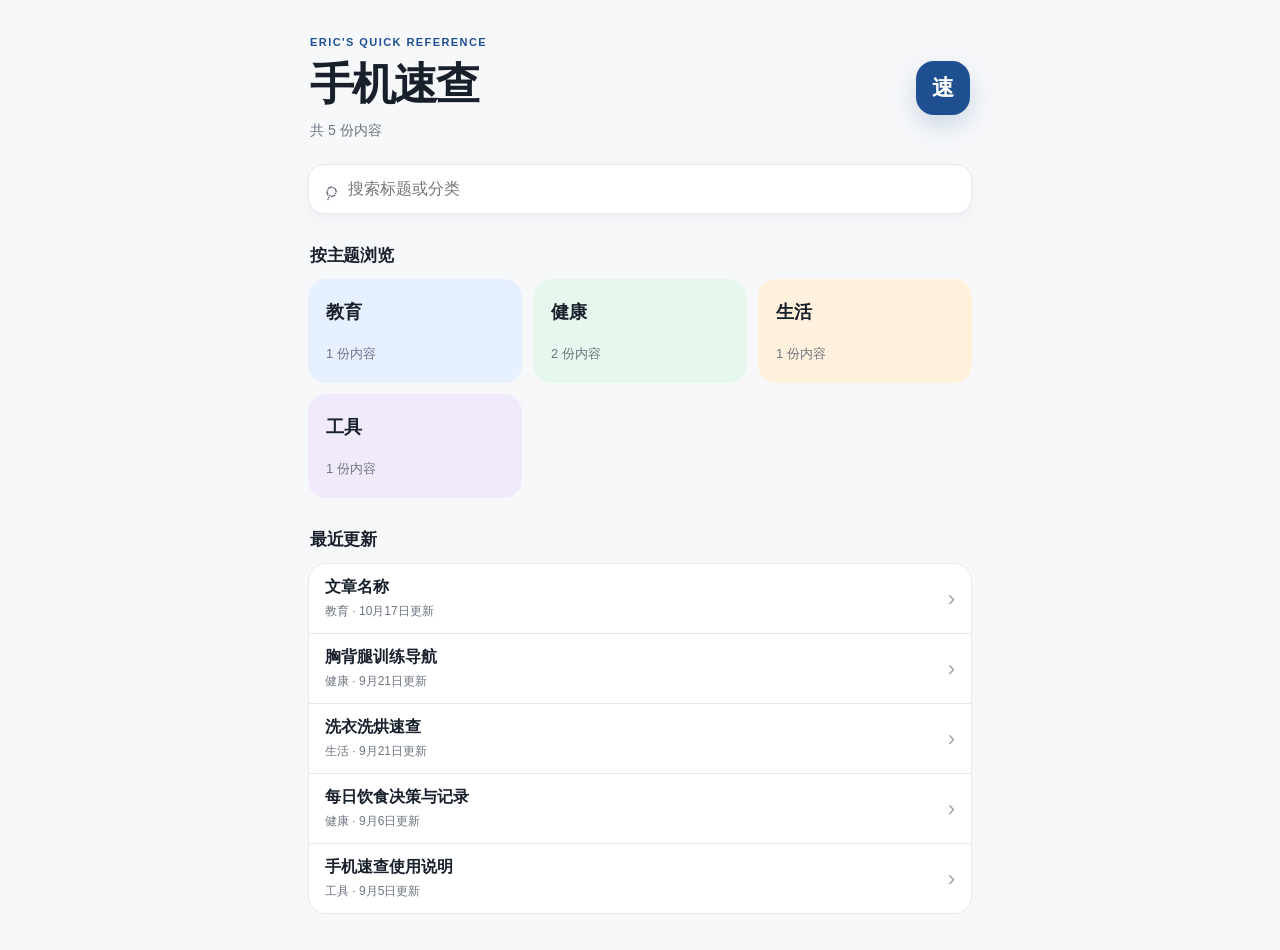
<file: index.html>
<!doctype html>
<html lang="zh-CN">
<head>
  <meta charset="utf-8">
  <meta name="viewport" content="width=device-width, initial-scale=1, viewport-fit=cover">
  <meta name="theme-color" content="#f7f8fa">
  <meta name="apple-mobile-web-app-capable" content="yes">
  <meta name="apple-mobile-web-app-status-bar-style" content="default">
  <title>手机速查</title>
  <link rel="stylesheet" href="assets/site.css">
</head>
<body>
  <main class="shell">
    <header class="masthead">
      <div>
        <p class="eyebrow">ERIC'S QUICK REFERENCE</p>
        <h1>手机速查</h1>
        <p class="count" id="count">正在读取内容…</p>
      </div>
      <span class="brand-mark" aria-hidden="true">速</span>
    </header>

    <label class="search-box" for="search">
      <span aria-hidden="true">⌕</span>
      <input id="search" type="search" inputmode="search" autocomplete="off" placeholder="搜索标题或分类" aria-label="搜索速查内容">
    </label>

    <section aria-labelledby="category-title">
      <div class="section-heading">
        <h2 id="category-title">按主题浏览</h2>
        <button class="text-button" id="show-all" type="button" hidden>查看全部</button>
      </div>
      <div class="category-grid" id="categories" aria-live="polite"></div>
    </section>

    <section aria-labelledby="recent-title">
      <div class="section-heading">
        <h2 id="recent-title">最近更新</h2>
      </div>
      <div class="recent-list" id="recent" aria-live="polite"></div>
    </section>

    <p class="empty" id="empty" hidden>没有找到相关内容</p>
    <p class="error" id="error" hidden>目录暂时无法读取，请稍后刷新。</p>
  </main>
  <script type="module" src="assets/site.js"></script>
</body>
</html>
</file>
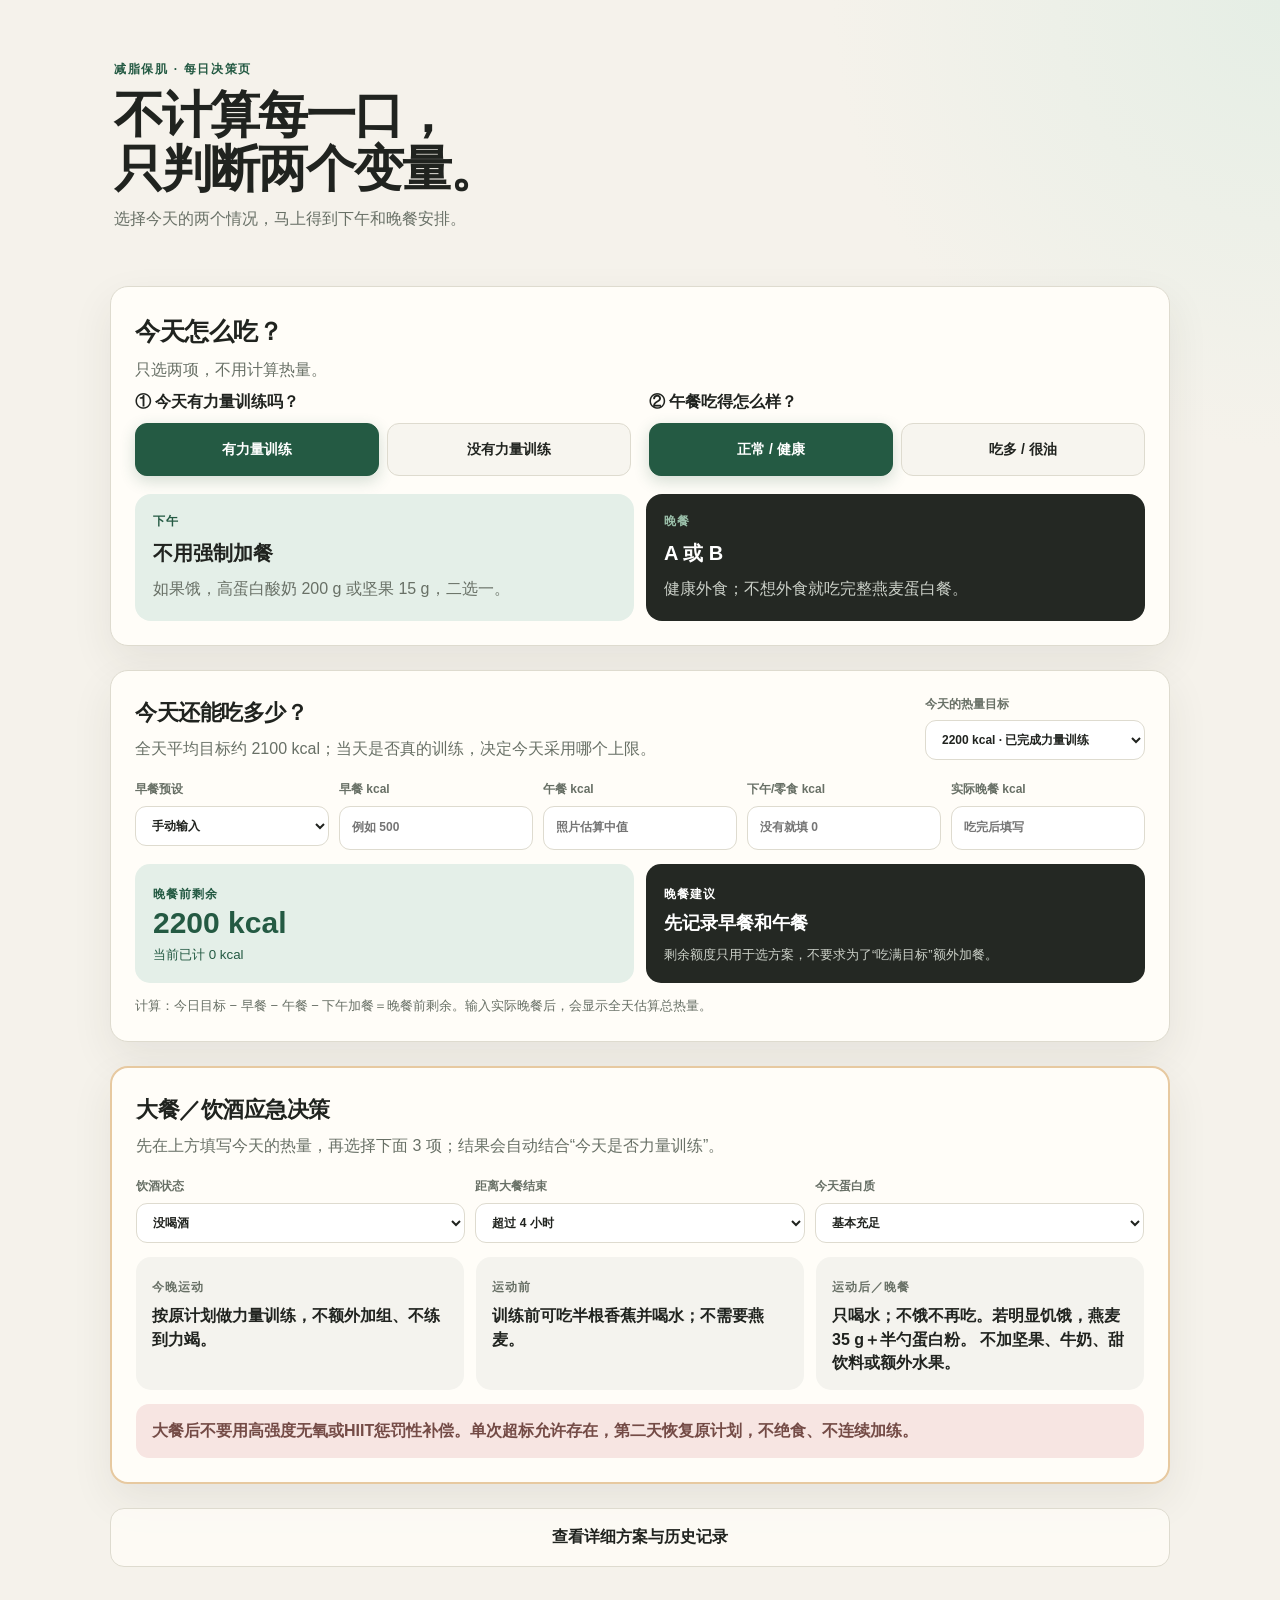
<file: pages/daily-diet/index.html>
<!doctype html>
<html lang="zh-CN">
<head>
  <meta charset="utf-8">
  <meta name="viewport" content="width=device-width, initial-scale=1">
  <title>每日饮食决策与记录</title>
  <style>
    :root {
      --paper:#f5f2eb; --card:#fffdf8; --ink:#20231f; --muted:#687066;
      --line:#dedbcf; --green:#245a43; --green-soft:#e4efe8;
      --gold:#a56c22; --gold-soft:#f6ead4; --red:#9b453d; --red-soft:#f7e5e2;
      --shadow:0 16px 42px rgba(54,49,38,.08);
    }
    * { box-sizing:border-box; }
    body {
      margin:0; color:var(--ink); background:
        radial-gradient(circle at top right, #e5eee5 0, transparent 28rem), var(--paper);
      font-family:-apple-system,BlinkMacSystemFont,"PingFang SC","Microsoft YaHei",sans-serif;
      line-height:1.65;
    }
    .wrap { width:min(1060px,calc(100% - 28px)); margin:0 auto; padding:36px 0 64px; }
    header { padding:24px 4px 30px; }
    .eyebrow { color:var(--green); font-size:12px; font-weight:700; letter-spacing:.14em; }
    h1 { margin:8px 0 10px; font-size:clamp(30px,6vw,50px); line-height:1.08; letter-spacing:-.04em; }
    .subtitle { color:var(--muted); max-width:720px; margin:0; }
    .verdict {
      display:grid; grid-template-columns:auto 1fr; gap:16px; align-items:center;
      background:var(--green); color:white; border-radius:20px; padding:22px 24px; box-shadow:var(--shadow);
    }
    .clock { font-size:32px; }
    .verdict strong { display:block; font-size:21px; }
    .verdict p { margin:4px 0 0; color:#dfece4; }
    section { margin-top:24px; }
    .section-head { display:flex; justify-content:space-between; gap:16px; align-items:end; margin:38px 2px 14px; }
    h2 { margin:0; font-size:22px; letter-spacing:-.02em; }
    .hint { color:var(--muted); font-size:13px; }
    .grid { display:grid; grid-template-columns:repeat(2,minmax(0,1fr)); gap:14px; }
    .card { background:var(--card); border:1px solid var(--line); border-radius:18px; padding:20px; box-shadow:var(--shadow); }
    .card h3 { margin:0 0 8px; font-size:17px; }
    .card p { margin:5px 0; color:var(--muted); }
    .tag { display:inline-block; border-radius:999px; padding:3px 9px; font-size:12px; font-weight:700; margin-bottom:10px; }
    .tag.green { background:var(--green-soft); color:var(--green); }
    .tag.gold { background:var(--gold-soft); color:var(--gold); }
    .tag.red { background:var(--red-soft); color:var(--red); }
    ul { margin:10px 0 0; padding-left:19px; }
    li { margin:5px 0; }
    .matrix { display:grid; grid-template-columns:repeat(2,minmax(0,1fr)); gap:12px; }
    .matrix .card { min-height:184px; }
    .meal-title { display:flex; justify-content:space-between; gap:10px; align-items:center; }
    .meal-code { color:var(--green); font-size:28px; font-weight:800; }
    .macro { margin-top:13px; padding-top:12px; border-top:1px solid var(--line); font-size:13px; color:var(--muted); }
    .night-rule { background:#242823; color:#f5f2eb; }
    .night-rule p,.night-rule .macro { color:#cbd0c8; border-color:#484d47; }
    form { display:grid; grid-template-columns:repeat(4,minmax(0,1fr)); gap:12px; }
    label { display:flex; flex-direction:column; gap:6px; color:var(--muted); font-size:12px; font-weight:700; }
    input,select,textarea,button {
      width:100%; border:1px solid var(--line); border-radius:11px; background:white;
      color:var(--ink); padding:11px 12px; font:inherit;
    }
    textarea { min-height:44px; resize:vertical; }
    .span2 { grid-column:span 2; }
    .span4 { grid-column:1/-1; }
    button { cursor:pointer; font-weight:700; }
    .primary { background:var(--green); color:white; border-color:var(--green); }
    .secondary { background:transparent; }
    .actions { display:flex; gap:10px; }
    .recommendation { background:var(--green-soft); color:var(--green); border-radius:12px; padding:11px 13px; font-weight:700; }
    .table-wrap { overflow:auto; border:1px solid var(--line); border-radius:14px; margin-top:14px; }
    table { width:100%; border-collapse:collapse; min-width:760px; background:white; font-size:13px; }
    th,td { padding:11px 12px; text-align:left; border-bottom:1px solid var(--line); white-space:nowrap; }
    th { color:var(--muted); font-size:11px; letter-spacing:.05em; background:#f4f3ee; }
    tr:last-child td { border-bottom:0; }
    .empty { color:var(--muted); text-align:center; padding:22px; }
    .supplements { display:grid; grid-template-columns:repeat(3,minmax(0,1fr)); gap:12px; }
    .supplements b { display:block; margin-bottom:5px; }
    .quick-panel { padding:24px; }
    .quick-panel h2 { font-size:25px; margin-bottom:4px; }
    .quick-intro { color:var(--muted); margin:0 0 20px; }
    .quick-questions { display:grid; grid-template-columns:repeat(2,minmax(0,1fr)); gap:18px; }
    .quick-question b { display:block; margin-bottom:8px; }
    .toggle { display:grid; grid-template-columns:1fr 1fr; gap:8px; }
    .toggle input { position:absolute; width:1px; height:1px; opacity:0; pointer-events:none; }
    .toggle label {
      display:block; padding:14px 10px; border:1px solid var(--line); border-radius:12px;
      background:#f7f5ef; color:var(--ink); text-align:center; font-size:14px; cursor:pointer;
    }
    .toggle input:checked + label { background:var(--green); color:white; border-color:var(--green); box-shadow:0 5px 16px rgba(36,90,67,.2); }
    .quick-results { display:grid; grid-template-columns:1fr 1fr; gap:12px; margin-top:18px; }
    .result-card { border-radius:16px; padding:18px; background:var(--green-soft); }
    .result-card.dinner { background:#242823; color:white; }
    .result-label { font-size:12px; font-weight:800; letter-spacing:.1em; color:var(--green); }
    .result-card.dinner .result-label { color:#9bc0aa; }
    .result-card h3 { margin:5px 0 6px; font-size:20px; }
    .result-card p { margin:0; color:var(--muted); }
    .result-card.dinner p { color:#cbd0c8; }
    .calorie-panel { padding:24px; }
    .calorie-head { display:flex; justify-content:space-between; gap:14px; align-items:start; }
    .calorie-head p { margin:5px 0 0; color:var(--muted); }
    .calorie-target-wrap { min-width:220px; }
    .calorie-grid { display:grid; grid-template-columns:repeat(5,minmax(0,1fr)); gap:10px; margin-top:18px; }
    .calorie-grid input,.calorie-grid select { font-weight:700; }
    .budget-result { display:grid; grid-template-columns:1fr 1fr; gap:12px; margin-top:14px; }
    .budget-number,.budget-advice { border-radius:15px; padding:16px 18px; }
    .budget-number { background:var(--green-soft); color:var(--green); }
    .budget-number strong { display:block; font-size:30px; line-height:1.15; }
    .budget-number span,.budget-advice span { font-size:12px; font-weight:800; letter-spacing:.08em; }
    .budget-advice { background:#242823; color:white; }
    .budget-advice strong { display:block; margin-top:3px; font-size:18px; }
    .budget-advice p { margin:5px 0 0; color:#cbd0c8; font-size:13px; }
    .formula { margin-top:12px; color:var(--muted); font-size:13px; }
    .emergency-panel { padding:24px; border:2px solid #e7c9a0; }
    .emergency-panel h2 { margin-bottom:5px; }
    .emergency-panel > p { margin:0; color:var(--muted); }
    .emergency-controls { display:grid; grid-template-columns:repeat(3,minmax(0,1fr)); gap:10px; margin-top:18px; }
    .emergency-results { display:grid; grid-template-columns:repeat(3,minmax(0,1fr)); gap:12px; margin-top:14px; }
    .emergency-result { padding:16px; border-radius:15px; background:#f4f3ee; }
    .emergency-result span { color:var(--muted); font-size:12px; font-weight:800; letter-spacing:.08em; }
    .emergency-result strong { display:block; margin-top:5px; font-size:16px; line-height:1.45; }
    .emergency-alert { margin-top:14px; padding:14px 16px; border-radius:13px; background:var(--red-soft); color:#744b46; font-weight:700; }
    .target-table,.food-table { width:100%; min-width:0; border-collapse:collapse; background:transparent; }
    .target-table th,.target-table td,.food-table th,.food-table td { white-space:normal; }
    .target-table tr.recommended td { background:var(--green-soft); font-weight:700; }
    .copy-box { margin-top:12px; padding:14px; border-radius:13px; background:#f2f0e9; color:#454b44; white-space:pre-wrap; font-size:13px; }
    .copy-button { width:auto; margin-top:10px; padding:9px 14px; background:var(--green); border-color:var(--green); color:white; }
    .copy-status { margin-left:8px; color:var(--green); font-size:12px; }
    .bomb-grid { display:grid; grid-template-columns:repeat(3,minmax(0,1fr)); gap:12px; }
    .bomb { background:var(--red-soft); border-color:#e8c9c4; }
    .bomb b { display:block; color:var(--red); }
    .bomb span { color:#744b46; font-size:13px; }
    .review-template { width:100%; min-height:330px; margin-top:12px; color:#384039; font-family:ui-monospace,SFMono-Regular,Menlo,monospace; font-size:12px; }
    .details-box { margin-top:24px; }
    .details-box > summary {
      cursor:pointer; list-style:none; padding:15px 18px; border:1px solid var(--line);
      border-radius:14px; background:rgba(255,253,248,.78); font-weight:700; text-align:center;
    }
    .details-box > summary::-webkit-details-marker { display:none; }
    .details-box[open] > summary { background:var(--green-soft); color:var(--green); }
    footer { color:var(--muted); font-size:12px; margin-top:30px; padding:14px 2px; }
    footer a { color:var(--green); }
    @media (max-width:760px) {
      .grid,.matrix,.supplements,.quick-questions,.quick-results,.budget-result,.bomb-grid,.emergency-controls,.emergency-results { grid-template-columns:1fr; }
      .calorie-head { display:block; }
      .calorie-target-wrap { margin-top:14px; min-width:0; }
      .calorie-grid { grid-template-columns:repeat(2,minmax(0,1fr)); }
      form { grid-template-columns:repeat(2,minmax(0,1fr)); }
      .span4 { grid-column:1/-1; }
      .verdict { grid-template-columns:1fr; }
    }
    @media (max-width:470px) {
      form { grid-template-columns:1fr; }
      .calorie-grid { grid-template-columns:1fr 1fr; }
      .span2,.span4 { grid-column:1; }
      .wrap { width:min(100% - 18px,1060px); padding-top:18px; }
      .card { padding:17px; }
    }
    @media print {
      body { background:white; }
      .wrap { width:100%; padding:0; }
      .card,.verdict { box-shadow:none; }
      #recording { display:none; }
    }
  </style>
</head>
<body>
  <main class="wrap">
    <header>
      <div class="eyebrow">减脂保肌 · 每日决策页</div>
      <h1>不计算每一口，<br>只判断两个变量。</h1>
      <p class="subtitle">选择今天的两个情况，马上得到下午和晚餐安排。</p>
    </header>

    <section id="quick-decision" class="card quick-panel">
      <h2>今天怎么吃？</h2>
      <p class="quick-intro">只选两项，不用计算热量。</p>
      <div class="quick-questions">
        <div class="quick-question" id="quick-training">
          <b>① 今天有力量训练吗？</b>
          <div class="toggle">
            <input type="radio" name="quick-training" id="qt" value="T" checked><label for="qt">有力量训练</label>
            <input type="radio" name="quick-training" id="qr" value="R"><label for="qr">没有力量训练</label>
          </div>
        </div>
        <div class="quick-question" id="quick-lunch">
          <b>② 午餐吃得怎么样？</b>
          <div class="toggle">
            <input type="radio" name="quick-lunch" id="qn" value="N" checked><label for="qn">正常 / 健康</label>
            <input type="radio" name="quick-lunch" id="qh" value="H"><label for="qh">吃多 / 很油</label>
          </div>
        </div>
      </div>
      <div class="quick-results">
        <article class="result-card">
          <div class="result-label">下午</div>
          <h3 id="afternoon-result">不用强制加餐</h3>
          <p id="afternoon-detail">如果饿，高蛋白酸奶 200 g 或坚果 15 g，二选一。</p>
        </article>
        <article class="result-card dinner">
          <div class="result-label">晚餐</div>
          <h3 id="dinner-result">A 或 B</h3>
          <p id="dinner-detail">健康外食；不想外食就吃完整燕麦蛋白餐。</p>
        </article>
      </div>
    </section>

    <section id="calorie-calculator" class="card calorie-panel">
      <div class="calorie-head">
        <div>
          <h2>今天还能吃多少？</h2>
          <p>全天平均目标约 2100 kcal；当天是否真的训练，决定今天采用哪个上限。</p>
        </div>
        <label class="calorie-target-wrap">今天的热量目标
          <select id="calorie-target">
            <option value="2200">2200 kcal · 已完成力量训练</option>
            <option value="2100">2100 kcal · 只游泳 ≥30分钟</option>
            <option value="2000">2000 kcal · 无训练 / 临时取消</option>
          </select>
        </label>
      </div>
      <div class="calorie-grid">
        <label>早餐预设
          <select id="breakfast-preset">
            <option value="">手动输入</option>
            <option value="510">训练日组合 · 约510</option>
            <option value="420">非训练日组合 · 约420</option>
            <option value="510">中式组合 · 约510</option>
          </select>
        </label>
        <label>早餐 kcal<input id="breakfast-calories" type="number" min="0" max="1500" step="10" placeholder="例如 500"></label>
        <label>午餐 kcal<input id="lunch-calories" type="number" min="0" max="2500" step="10" placeholder="照片估算中值"></label>
        <label>下午/零食 kcal<input id="snack-calories" type="number" min="0" max="1500" step="10" placeholder="没有就填 0"></label>
        <label>实际晚餐 kcal<input id="dinner-calories" type="number" min="0" max="2000" step="10" placeholder="吃完后填写"></label>
      </div>
      <div class="budget-result">
        <div class="budget-number"><span>晚餐前剩余</span><strong id="remaining-calories">2200 kcal</strong><small id="current-total">当前已计 0 kcal</small></div>
        <div class="budget-advice"><span>晚餐建议</span><strong id="calorie-dinner-plan">先记录早餐和午餐</strong><p id="calorie-dinner-detail">剩余额度只用于选方案，不要求为了“吃满目标”额外加餐。</p></div>
      </div>
      <div class="formula">计算：今日目标 − 早餐 − 午餐 − 下午加餐＝晚餐前剩余。输入实际晚餐后，会显示全天估算总热量。</div>
    </section>

    <section id="emergency-panel" class="card emergency-panel">
      <h2>大餐／饮酒应急决策</h2>
      <p>先在上方填写今天的热量，再选择下面 3 项；结果会自动结合“今天是否力量训练”。</p>
      <div class="emergency-controls">
        <label>饮酒状态
          <select id="alcohol-state">
            <option value="none">没喝酒</option>
            <option value="sober">少量饮酒，已完全清醒</option>
            <option value="unsafe">喝得较多或仍头晕、恶心、心跳异常</option>
          </select>
        </label>
        <label>距离大餐结束
          <select id="meal-gap">
            <option value="lt3">不足 3 小时</option>
            <option value="3to4">3～4 小时</option>
            <option value="gt4" selected>超过 4 小时</option>
          </select>
        </label>
        <label>今天蛋白质
          <select id="protein-state">
            <option value="enough">基本充足</option>
            <option value="low">明显不足</option>
          </select>
        </label>
      </div>
      <div class="emergency-results" aria-live="polite">
        <div class="emergency-result"><span>今晚运动</span><strong id="emergency-exercise">正在判断</strong></div>
        <div class="emergency-result"><span>运动前</span><strong id="emergency-before">正在判断</strong></div>
        <div class="emergency-result"><span>运动后／晚餐</span><strong id="emergency-after">正在判断</strong></div>
      </div>
      <div class="emergency-alert">大餐后不要用高强度无氧或HIIT惩罚性补偿。单次超标允许存在，第二天恢复原计划，不绝食、不连续加练。</div>
    </section>

    <details class="details-box">
      <summary>查看详细方案与历史记录</summary>

    <div class="verdict">
      <div class="clock">◷</div>
      <div>
        <strong>20:30–21:00 吃燕麦晚餐，23:00 睡觉：可以。</strong>
        <p>有约 2 小时消化时间。控制在 350–570 kcal，少油、少坚果、不辛辣；若出现反酸或胃胀，把晚餐减量或提前。</p>
      </div>
    </div>

    <section>
      <div class="section-head"><h2>热量目标怎么使用</h2><span class="hint">先执行，再按双周趋势校准</span></div>
      <article class="card">
        <p><b>先选择当天实际活动对应的目标</b>，完整记录早餐、午餐、加餐和晚餐。不要用单日体重或手表运动热量频繁修改目标。</p>
        <p>连续执行两周后，再结合平均体重、腰围、训练表现和饥饿感，小幅调整每日摄入。</p>
        <div class="table-wrap">
          <table class="target-table">
            <thead><tr><th>当天实际活动</th><th>目标</th><th>执行规则</th></tr></thead>
            <tbody>
              <tr><td>完成力量训练</td><td><b>2200 kcal</b></td><td>训练前香蕉或吐司也计入全天</td></tr>
              <tr class="recommended"><td>只游泳 ≥30分钟</td><td><b>2100 kcal</b></td><td>不额外吃回手表显示的运动热量</td></tr>
              <tr><td>休息 / 太忙取消训练</td><td><b>2000 kcal</b></td><td>从晚餐碳水和额外脂肪减少，蛋白质不减</td></tr>
            </tbody>
          </table>
        </div>
        <p><b>临时取消训练：</b>当天立即把计算器切到 2000 kcal，不需要挨饿或跳过晚餐。优先去掉坚果、甜饮、额外主食和油汁，仍保留一份瘦肉或蛋白粉。</p>
        <div class="macro">每周 3 天力量训练＋4 天非力量日时，周平均约 2086 kcal。真正的维持热量应由连续两周体重、腰围和实际摄入趋势反推。</div>
      </article>
    </section>

    <section>
      <div class="section-head"><h2>早餐如何计算</h2><span class="hint">训练前食物也算早餐</span></div>
      <div class="grid">
        <article class="card">
          <span class="tag green">力量训练日 · 约510 kcal</span>
          <h3>训练前＋自助早餐</h3>
          <ul>
            <li>训练前香蕉 100 g：约 90 kcal</li>
            <li>鸡蛋 2 个：约 140 kcal</li>
            <li>纯牛奶 250 ml：约 120 kcal</li>
            <li>全麦吐司 2 片：约 160 kcal</li>
          </ul>
          <div class="macro">合计约 510 kcal，蛋白质约 25–30 g。若改成吐司＋半根香蕉，按实际相加。</div>
        </article>
        <article class="card">
          <span class="tag gold">无训练日 · 约420 kcal</span>
          <h3>正常自助早餐</h3>
          <ul>
            <li>鸡蛋 2 个：约 140 kcal</li>
            <li>纯牛奶 250 ml：约 120 kcal</li>
            <li>全麦吐司 1 片：约 80 kcal</li>
            <li>一份完整水果：约 80 kcal</li>
          </ul>
          <div class="macro">合计约 420 kcal。蛋白质不减，只比力量日少一份碳水。</div>
        </article>
      </div>
      <article class="card" style="margin-top:14px">
        <h3>自助餐常见食物速算</h3>
        <div class="table-wrap">
          <table class="food-table">
            <thead><tr><th>食物</th><th>一份</th><th>估算热量</th><th>注意</th></tr></thead>
            <tbody>
              <tr><td>鸡蛋</td><td>1个</td><td>约70 kcal</td><td>煎蛋另加烹调油</td></tr>
              <tr><td>纯牛奶</td><td>250 ml</td><td>约110–160 kcal</td><td>以包装标签为准</td></tr>
              <tr><td>无糖豆浆</td><td>250 ml</td><td>约80–120 kcal</td><td>加糖版明显更高</td></tr>
              <tr><td>吐司</td><td>1片</td><td>约70–100 kcal</td><td>黄油、果酱另算</td></tr>
              <tr><td>馒头</td><td>中等1个</td><td>约180–250 kcal</td><td>大小差异很大</td></tr>
              <tr><td>白粥</td><td>1碗</td><td>约80–150 kcal</td><td>饱腹和蛋白较低</td></tr>
              <tr><td>油条</td><td>1根</td><td>约250–350 kcal</td><td>高油，尽量不作为日常</td></tr>
              <tr><td>香蕉</td><td>可食部100 g</td><td>约90 kcal</td><td>训练前适合</td></tr>
              <tr><td>坚果</td><td>15 g</td><td>约85–100 kcal</td><td>必须称量，不抓一大把</td></tr>
              <tr><td>蛋白粉</td><td>1勺</td><td>约100–130 kcal</td><td>按产品标签记录</td></tr>
            </tbody>
          </table>
        </div>
      </article>
    </section>

    <section>
      <div class="section-head"><h2>外食拍照怎么估算</h2><span class="hint">记录区间，不假装精确</span></div>
      <div class="grid">
        <article class="card">
          <h3>拍照时这样做</h3>
          <ul>
            <li>先拍一张正上方全盘照，再拍一张侧面照。</li>
            <li>让餐盘、饭碗和手掌同时入镜，方便判断尺寸。</li>
            <li>饮料、蘸料、汤汁、加餐全部放进照片。</li>
            <li>吃剩的部分再拍一张，按实际吃掉的比例计算。</li>
            <li>炒菜看不出用了多少油，默认采用估算区间的中高值。</li>
          </ul>
        </article>
        <article class="card">
          <h3>照片发给 AI 时复制这段</h3>
          <div class="copy-box" id="photo-prompt">请估算这顿外食。先逐项识别食物和熟重，再分别给出热量低值、中值、高值，以及蛋白质估算。请单独列出米饭/面、肉类、蔬菜、烹调油、酱汁、饮料和零食。看不清的部分不要假装精确，要说明不确定性；炒菜和浓酱按可能存在隐藏油的中高值估算。最后告诉我：为了记录热量，我应该采用哪个数值。</div>
          <button class="copy-button" id="copy-photo-prompt" type="button">复制拍照提问</button><span class="copy-status" id="photo-copy-status"></span>
        </article>
      </div>
      <div class="macro">照片估算最重要的不是得到一个“精确数字”，而是持续采用相同方法。记录时优先使用中值；明显油亮、干锅、油炸或浓酱菜采用中高值。</div>
    </section>

    <section>
      <div class="section-head"><h2>晚餐如何计算</h2><span class="hint">先算剩余，再选 A / B / C</span></div>
      <div class="matrix">
        <article class="card"><span class="tag green">剩余 ≥650</span><h3>A 或 B</h3><p>正常吃 500–650 kcal；不必为了吃满目标增加坚果、甜食或第二份主食。</p></article>
        <article class="card"><span class="tag green">剩余 500–649</span><h3>A 或 B</h3><p>外食少油，或完整燕麦蛋白餐；晚餐控制在约 500–570 kcal。</p></article>
        <article class="card"><span class="tag gold">剩余 350–499</span><h3>C · 轻燕麦蛋白餐</h3><p>控制在约 350–410 kcal，保留蛋白质，不加水果、鸡蛋和坚果。</p></article>
        <article class="card"><span class="tag red">剩余不足350</span><h3>仍然吃 C，不完全跳餐</h3><p>当天允许略微超过目标。第二天恢复正常，不做报复性节食。</p></article>
      </div>
    </section>

    <section>
      <div class="section-head"><h2>热量容易爆炸的食物</h2><span class="hint">外食优先避开或减量</span></div>
      <div class="bomb-grid">
        <article class="card bomb"><b>干锅 / 麻辣香锅</b><span>一餐常见约 900–1600 kcal；油、酱和加工丸类会叠加。</span></article>
        <article class="card bomb"><b>炒饭 / 炒面</b><span>一大份常见约 700–1000 kcal；主食量和炒油都高。</span></article>
        <article class="card bomb"><b>油炸鸡排 / 酥肉</b><span>一份常见约 400–800 kcal；裹粉会额外吸油。</span></article>
        <article class="card bomb"><b>回锅肉 / 红烧肉 / 肥牛</b><span>一盘常见约 600–1000 kcal；肥肉本身和烹调油同时增加。</span></article>
        <article class="card bomb"><b>芝麻酱 / 花生酱 / 浓汁</b><span>两大勺就可能约 180–250 kcal；不要把汤汁全部拌饭。</span></article>
        <article class="card bomb"><b>奶茶 / 含糖咖啡</b><span>一杯常见约 300–700 kcal；珍珠、奶盖和糖浆另加。</span></article>
        <article class="card bomb"><b>坚果随手抓</b><span>30 g 约 170–200 kcal；每天固定称 15 g，午餐吃多则取消。</span></article>
        <article class="card bomb"><b>糕点 / 曲奇 / 面包甜点</b><span>一份常见约 300–500 kcal，体积不大但油糖密度高。</span></article>
        <article class="card bomb"><b>自助餐多轮取餐</b><span>每样只吃一点也会叠加。先固定一盘蛋白、蔬菜和一份主食。</span></article>
      </div>
      <div class="macro">以上都是外食粗略范围，份量与做法差异很大；包装食品优先看营养标签，餐馆菜用照片估算区间。</div>
    </section>

    <section>
      <div class="section-head"><h2>每双周发给我的信息</h2><span class="hint">用真实趋势反推下一阶段热量</span></div>
      <article class="card">
        <p>每天晨起、如厕后、吃喝前称重。两周结束后复制下面模板，不要只发某一天的体脂秤数字。</p>
        <textarea class="review-template" id="review-template" readonly>【双周减脂复盘】
周期：____月____日—____月____日

1. 14天晨起体重：
第1天：  第2天：  第3天：  第4天：  第5天：  第6天：  第7天：
第8天：  第9天：  第10天： 第11天： 第12天： 第13天： 第14天：

2. 体重均值：
前7天平均：____ kg
后7天平均：____ kg

3. 腰围（晨起、肚脐水平）：
周期开始：____ cm
周期结束：____ cm

4. 饮食：
14天平均摄入：____ kcal
达到当天目标的天数：____ / 14
蛋白质达到130 g的天数：____ / 14
外食照片是否包含饮料、酱汁和零食：是 / 否

5. 活动：
日均步数：____
力量训练：____ 次
游泳：____ 次，每次约____分钟

6. 恢复：
力量表现：上升 / 基本稳定 / 明显下降
平均睡眠：____ 小时
饥饿程度：____ / 5
疲劳程度：____ / 5

7. 特殊情况：
聚餐、饮酒、出差、生病、熬夜：</textarea>
        <button class="copy-button" id="copy-review-template" type="button">复制双周模板</button><span class="copy-status" id="review-copy-status"></span>
        <div class="macro"><b>调整规则：</b>每周下降 0.25–0.65 kg、腰围下降且力量稳定，保持当前热量；连续两周下降不足 0.4 kg且记录完整，减少 100–150 kcal或日均增加约2000步；每周下降超过0.8 kg，或力量、睡眠明显变差，增加150–200 kcal。体重不降但腰围明显下降时先不调整。</div>
      </article>
    </section>

    <section>
      <div class="section-head"><h2>两个固定变量</h2><span class="hint">先判断，再选晚餐</span></div>
      <div class="grid">
        <article class="card">
          <span class="tag green">变量 1</span>
          <h3>力量训练日 T / 非力量日 R</h3>
          <p><b>T：</b>训练前 30 分钟吃香蕉 100 g，或白吐司 1 片＋半根香蕉。</p>
          <p><b>R：</b>不需要训练前加餐，早餐蛋白不减，碳水略少。</p>
        </article>
        <article class="card">
          <span class="tag gold">变量 2</span>
          <h3>午餐正常 N / 午餐吃多 H</h3>
          <p><b>N：</b>约 1.5 掌肉＋1 拳米饭＋2 拳蔬菜，吃完不撑。</p>
          <p><b>H：</b>米饭多、油炸肥肉、明显油汁、甜饮或吃到撑，出现两项即算 H。</p>
        </article>
      </div>
    </section>

    <section>
      <div class="section-head"><h2>四种情况怎么吃</h2><span class="hint">午餐 H 优先级最高</span></div>
      <div class="matrix">
        <article class="card">
          <span class="tag green">T + N</span>
          <h3>力量训练＋午餐正常</h3>
          <p>晚餐选 <b>A 健康外食</b>，或 <b>B 完整燕麦蛋白餐</b>。</p>
          <div class="macro">训练日正常吃，不需要因为减脂故意饿着。</div>
        </article>
        <article class="card">
          <span class="tag red">T + H</span>
          <h3>力量训练＋午餐吃多</h3>
          <p>晚餐直接选 <b>C 轻燕麦蛋白餐</b>，保留蛋白，减少额外脂肪与碳水。</p>
          <div class="macro">不要完全跳过晚餐。</div>
        </article>
        <article class="card">
          <span class="tag green">R + N</span>
          <h3>非力量日＋午餐正常</h3>
          <p>选 <b>A</b>，米饭控制半拳；或选 <b>B</b>，不额外加水果。</p>
          <div class="macro">蛋白质保持不变，只略减碳水。</div>
        </article>
        <article class="card">
          <span class="tag red">R + H</span>
          <h3>非力量日＋午餐吃多</h3>
          <p>晚餐选 <b>C 轻燕麦蛋白餐</b>，当天坚果跳过。</p>
          <div class="macro">第二天正常吃，不做报复性节食。</div>
        </article>
      </div>
    </section>

    <section>
      <div class="section-head"><h2>三个固定晚餐</h2><span class="hint">不用临时计算</span></div>
      <div class="grid">
        <article class="card">
          <div class="meal-title"><h3>A · 健康外食</h3><span class="meal-code">A</span></div>
          <ul>
            <li>熟鱼、虾、鸡肉或瘦牛肉 150–180 g</li>
            <li>熟米饭 100–150 g</li>
            <li>蔬菜 2 拳，少浇汁、不喝油汤</li>
          </ul>
          <div class="macro">约 500–650 kcal · 蛋白质 35–45 g</div>
        </article>
        <article class="card night-rule">
          <div class="meal-title"><h3>B · 完整燕麦蛋白餐</h3><span class="meal-code">B</span></div>
          <ul>
            <li>高蛋白燕麦 1 袋（35 g）</li>
            <li>牛奶 250 ml＋蛋白粉 1 勺</li>
            <li>水煮蛋 1 个＋香蕉或苹果 1 个</li>
          </ul>
          <div class="macro">约 500–570 kcal · 蛋白质 42–46 g</div>
        </article>
        <article class="card">
          <div class="meal-title"><h3>C · 轻燕麦蛋白餐</h3><span class="meal-code">C</span></div>
          <ul>
            <li>高蛋白燕麦 1 袋（35 g）</li>
            <li>牛奶 250 ml＋蛋白粉 1 勺</li>
            <li>黄瓜或小番茄；不加鸡蛋、水果和坚果</li>
          </ul>
          <div class="macro">约 350–410 kcal · 蛋白质 35–38 g</div>
        </article>
        <article class="card">
          <span class="tag gold">燕麦每袋</span>
          <h3>35 g 营养</h3>
          <p>128 kcal · 蛋白质 5.1 g · 脂肪 2.6 g · 碳水 18.9 g · 膳食纤维 4.2 g</p>
          <p>燕麦不是完整蛋白餐，必须搭配蛋白粉和牛奶。</p>
        </article>
      </div>
    </section>

    <section>
      <div class="section-head"><h2>晚上游泳时</h2><span class="hint">避免临下水吃太饱</span></div>
      <article class="card">
        <p><b>距离游泳 60–90 分钟：</b>吃燕麦 1 袋＋牛奶；游泳结束后喝蛋白粉。</p>
        <p><b>如果只能在游泳后 20:30–21:00 吃：</b>直接选 B 或 C，慢慢吃，23:00 睡觉仍有约 2 小时消化时间。</p>
      </article>
    </section>

    <section id="recording">
      <div class="section-head"><h2>每日记录</h2><span class="hint">保存在当前浏览器</span></div>
      <article class="card">
        <form id="daily-form">
          <label>日期<input id="date" type="date" required></label>
          <label>体重 kg<input id="weight" type="number" step="0.1" min="40" max="200" placeholder="例如 70.0"></label>
          <label>当天类型<select id="training"><option value="T">T · 力量训练</option><option value="R">R · 非力量日</option></select></label>
          <label>午餐判断<select id="lunch"><option value="N">N · 正常健康</option><option value="H">H · 吃多或很油</option></select></label>
          <label>早餐<select id="breakfast"><option value="✓">✓ · 蛋白达标</option><option value="△">△ · 蛋白不足</option></select></label>
          <label>蛋白粉<select id="protein"><option value="0">0 勺</option><option value="1">1 勺</option></select></label>
          <label>坚果<select id="nuts"><option value="0">0 g</option><option value="15">15 g</option><option value="20">20 g</option></select></label>
          <label>实际晚餐<select id="dinner"><option value="A">A · 健康外食</option><option value="B">B · 完整燕麦蛋白餐</option><option value="C">C · 轻燕麦蛋白餐</option></select></label>
          <div id="recommendation" class="recommendation span4">建议晚餐：A 或 B</div>
          <div id="record-calorie-summary" class="recommendation span4">热量记录：请在上方计算器填写早餐、午餐、加餐和晚餐</div>
          <label class="span4">备注<textarea id="note" placeholder="例如：午餐回锅肉较油；训练力量正常"></textarea></label>
          <div class="actions span4">
            <button class="primary" type="submit">保存今天</button>
            <button class="secondary" id="export" type="button">导出 CSV</button>
            <button class="secondary" id="clear" type="button">清空记录</button>
          </div>
        </form>
        <div class="table-wrap">
          <table>
            <thead><tr><th>日期</th><th>体重</th><th>T/R</th><th>目标 kcal</th><th>总量 kcal</th><th>早餐</th><th>午餐</th><th>晚餐</th><th>蛋白粉</th><th>坚果</th><th>备注</th></tr></thead>
            <tbody id="records"></tbody>
          </table>
        </div>
      </article>
    </section>

    <section>
      <div class="section-head"><h2>补剂原则</h2><span class="hint">公开版不包含个人剂量</span></div>
      <article class="card">
        <p>食物优先；补剂按产品标签及医生或营养师建议使用，注意不同产品之间成分重复。</p>
      </article>
    </section>

    <footer>记录重点：早餐蛋白是否达标、午餐是否吃多、晚餐是否按规则收回来。每天称重，只看 7 天平均趋势。热量目标参考 <a href="https://www.niddk.nih.gov/bwp" target="_blank" rel="noreferrer">NIH Body Weight Planner</a>；本页用于日常管理，不能替代医生或营养师针对疾病、药物和化验结果的建议。</footer>
    </details>
  </main>

  <script>
    const KEY = 'eric-diet-records-v1';
    const $ = id => document.getElementById(id);
    const fields = ['date','weight','training','lunch','breakfast','protein','nuts','dinner','note'];
    const CALORIE_FIELDS = {
      targetCalories:'calorie-target',
      breakfastCalories:'breakfast-calories',
      lunchCalories:'lunch-calories',
      snackCalories:'snack-calories',
      dinnerCalories:'dinner-calories'
    };
    const QUICK = {
      TN: {
        afternoon:['不用强制加餐','如果饿，高蛋白酸奶 200 g 或坚果 15 g，二选一。'],
        dinner:['A 或 B','健康外食；不想外食就吃完整燕麦蛋白餐。']
      },
      TH: {
        afternoon:['不吃坚果','不饿就不吃；真饿可用水冲半勺至 1 勺蛋白粉。'],
        dinner:['C · 轻燕麦蛋白餐','燕麦 35 g＋牛奶 250 ml＋蛋白粉 1 勺＋低油蔬菜。']
      },
      RN: {
        afternoon:['按饥饿决定','饿就吃坚果 15 g 或无糖酸奶 200 g，二选一。'],
        dinner:['A（少饭）或 B（无水果）','外食米饭半拳；燕麦餐则不额外加香蕉或苹果。']
      },
      RH: {
        afternoon:['不安排加餐','喝水或无糖茶；真饿才用水冲半勺蛋白粉。'],
        dinner:['C · 轻燕麦蛋白餐','燕麦 35 g＋牛奶 250 ml＋蛋白粉 1 勺＋低油蔬菜。']
      }
    };

    function updateQuickDecision(syncTarget = false) {
      const training = document.querySelector('input[name="quick-training"]:checked').value;
      const lunch = document.querySelector('input[name="quick-lunch"]:checked').value;
      const result = QUICK[training + lunch];
      $('afternoon-result').textContent = result.afternoon[0];
      $('afternoon-detail').textContent = result.afternoon[1];
      $('dinner-result').textContent = result.dinner[0];
      $('dinner-detail').textContent = result.dinner[1];
      $('training').value = training;
      $('lunch').value = lunch;
      if (lunch === 'H') $('dinner').value = 'C';
      if (syncTarget) $('calorie-target').value = training === 'T' ? '2200' : '2000';
      updateRecommendation();
      updateCalorieBudget();
    }

    function recommendedDinner(training, lunch) {
      if (lunch === 'H') return 'C · 轻燕麦蛋白餐';
      return training === 'T' ? 'A 健康外食 或 B 完整燕麦蛋白餐' : 'A（半拳米饭）或 B（不加水果）';
    }

    function updateRecommendation() {
      const text = recommendedDinner($('training').value, $('lunch').value);
      $('recommendation').textContent = `建议晚餐：${text}`;
      if ($('lunch').value === 'H') $('dinner').value = 'C';
    }

    function calorieValue(id) {
      const value = Number($(id).value);
      return Number.isFinite(value) && value > 0 ? value : 0;
    }

    function dinnerPlanForRemaining(remaining, mealsEntered, lunchHeavy = false) {
      if (!mealsEntered) return ['先记录早餐和午餐','剩余额度只用于选方案，不要求为了“吃满目标”额外加餐。'];
      if (lunchHeavy) return ['C · 午餐吃多优先','午餐已经吃多或很油，晚餐保留蛋白质并减少额外脂肪和碳水，不因账面仍有额度而放宽。'];
      if (remaining >= 650) return ['A 或 B · 正常晚餐','吃 500–650 kcal 即可；额度较多也不要用甜食、坚果或第二份主食强行填满。'];
      if (remaining >= 500) return ['A 或 B · 控制份量','选择少油外食，或 500–570 kcal 的完整燕麦蛋白餐。'];
      if (remaining >= 350) return ['C · 轻燕麦蛋白餐','控制在 350–410 kcal，保留蛋白质，不加水果、鸡蛋和坚果。'];
      return ['仍吃 C · 不完全跳餐','当天允许略微超过目标，优先保证蛋白质；第二天正常吃，不报复性节食。'];
    }

    function updateCalorieBudget() {
      const target = calorieValue('calorie-target');
      const breakfast = calorieValue('breakfast-calories');
      const lunch = calorieValue('lunch-calories');
      const snack = calorieValue('snack-calories');
      const dinner = calorieValue('dinner-calories');
      const beforeDinner = breakfast + lunch + snack;
      const remaining = target - beforeDinner;
      const total = beforeDinner + dinner;
      const plan = dinnerPlanForRemaining(remaining, breakfast > 0 || lunch > 0, $('lunch').value === 'H');
      $('remaining-calories').textContent = `${remaining} kcal`;
      $('current-total').textContent = dinner > 0 ? `全天估算 ${total} kcal · 与目标相差 ${target - total} kcal` : `当前已计 ${beforeDinner} kcal`;
      $('calorie-dinner-plan').textContent = plan[0];
      $('calorie-dinner-detail').textContent = plan[1];
      $('record-calorie-summary').textContent = dinner > 0
        ? `热量记录：目标 ${target} kcal · 全天估算 ${total} kcal · 相差 ${target - total} kcal`
        : `热量记录：目标 ${target} kcal · 晚餐前已计 ${beforeDinner} kcal`;
      updateEmergencyPlan();
    }

    function updateEmergencyPlan() {
      const alcohol = $('alcohol-state').value;
      const mealGap = $('meal-gap').value;
      const protein = $('protein-state').value;
      const training = document.querySelector('input[name="quick-training"]:checked').value;
      const target = calorieValue('calorie-target');
      const beforeDinner = calorieValue('breakfast-calories') + calorieValue('lunch-calories') + calorieValue('snack-calories');
      const nearOrOverTarget = beforeDinner >= target - 200;
      const lowIntake = beforeDinner <= target - 500;

      let exercise;
      if (alcohol === 'unsafe') {
        exercise = '今晚不训练：补水、休息；症状明显或持续时及时就医。';
      } else if (mealGap === 'lt3') {
        exercise = '只轻松步行 10～20 分钟，不跑步、不力量训练。';
      } else if (alcohol === 'sober') {
        exercise = '确认完全清醒且无不适后，中等强度有氧 30～45 分钟；不做力量或 HIIT。';
      } else if (training === 'T') {
        exercise = '按原计划做力量训练，不额外加组、不练到力竭。';
      } else if (nearOrOverTarget) {
        exercise = '中等强度有氧 30～45 分钟；它是正常活动，不是把热量“抵消掉”。';
      } else {
        exercise = '休息或轻松活动即可，无需为了热量临时加练。';
      }

      let before;
      if (alcohol === 'unsafe') {
        before = '不补香蕉或燕麦；小口补水，先观察身体状态。';
      } else if (nearOrOverTarget) {
        before = '只喝水，不补香蕉、燕麦或含糖饮料。';
      } else if (lowIntake && mealGap === 'gt4' && training === 'T') {
        before = '训练前可吃半根香蕉并喝水；不需要燕麦。';
      } else {
        before = '喝水即可；没有明显饥饿就不加餐。';
      }

      let after;
      if (alcohol === 'unsafe') {
        after = protein === 'low'
          ? '先补水休息；完全清醒、胃舒服后，蛋白不足可用水冲蛋白粉 1 勺。'
          : '先补水休息；不饿就不再吃。';
      } else if (protein === 'low') {
        after = '蛋白粉 1 勺用水冲；若仍明显饥饿，改为燕麦 35 g＋半勺蛋白粉。';
      } else {
        after = '只喝水；不饿不再吃。若明显饥饿，燕麦 35 g＋半勺蛋白粉。';
      }
      after += ' 不加坚果、牛奶、甜饮料或额外水果。';

      $('emergency-exercise').textContent = exercise;
      $('emergency-before').textContent = before;
      $('emergency-after').textContent = after;
    }

    async function copyText(text, statusId) {
      try {
        await navigator.clipboard.writeText(text);
      } catch {
        const area = document.createElement('textarea');
        area.value = text; area.style.position = 'fixed'; area.style.opacity = '0';
        document.body.appendChild(area); area.select(); document.execCommand('copy'); area.remove();
      }
      $(statusId).textContent = '已复制';
      setTimeout(() => { $(statusId).textContent = ''; }, 1800);
    }

    function loadRecords() {
      try { return JSON.parse(localStorage.getItem(KEY) || '[]'); }
      catch { return []; }
    }

    function saveRecords(records) { localStorage.setItem(KEY, JSON.stringify(records)); }

    function render() {
      const rows = loadRecords().sort((a,b) => b.date.localeCompare(a.date));
      $('records').innerHTML = rows.length ? rows.map(r => `<tr>
        <td>${escapeHtml(r.date)}</td><td>${escapeHtml(r.weight || '—')}</td><td>${escapeHtml(r.training)}</td>
        <td>${escapeHtml(r.targetCalories || '—')}</td><td>${escapeHtml(r.totalCalories || '—')}</td>
        <td>${escapeHtml(r.breakfast)}</td><td>${escapeHtml(r.lunch)}</td><td>${escapeHtml(r.dinner)}</td>
        <td>${escapeHtml(r.protein)}</td><td>${escapeHtml(r.nuts)} g</td><td>${escapeHtml(r.note || '')}</td>
      </tr>`).join('') : '<tr><td class="empty" colspan="11">还没有记录，从今天开始即可。</td></tr>';
    }

    function escapeHtml(value) {
      return String(value).replace(/[&<>'"]/g, c => ({'&':'&amp;','<':'&lt;','>':'&gt;',"'":'&#39;','"':'&quot;'}[c]));
    }

    $('daily-form').addEventListener('submit', event => {
      event.preventDefault();
      const record = Object.fromEntries(fields.map(id => [id, $(id).value.trim()]));
      for (const [key,id] of Object.entries(CALORIE_FIELDS)) record[key] = $(id).value.trim();
      record.totalCalories = String(
        calorieValue('breakfast-calories') + calorieValue('lunch-calories') +
        calorieValue('snack-calories') + calorieValue('dinner-calories')
      );
      const records = loadRecords().filter(r => r.date !== record.date);
      records.push(record);
      saveRecords(records);
      render();
    });

    $('training').addEventListener('change', () => {
      updateRecommendation();
      $('calorie-target').value = $('training').value === 'T' ? '2200' : '2000';
      updateCalorieBudget();
    });
    $('lunch').addEventListener('change', updateRecommendation);
    document.querySelectorAll('input[name="quick-training"]').forEach(input => input.addEventListener('change', () => updateQuickDecision(true)));
    document.querySelectorAll('input[name="quick-lunch"]').forEach(input => input.addEventListener('change', () => updateQuickDecision(false)));
    Object.values(CALORIE_FIELDS).forEach(id => $(id).addEventListener('input', updateCalorieBudget));
    ['alcohol-state','meal-gap','protein-state'].forEach(id => $(id).addEventListener('change', updateEmergencyPlan));
    $('breakfast-preset').addEventListener('change', () => {
      if ($('breakfast-preset').value) $('breakfast-calories').value = $('breakfast-preset').value;
      updateCalorieBudget();
    });
    $('copy-photo-prompt').addEventListener('click', () => copyText($('photo-prompt').textContent.trim(), 'photo-copy-status'));
    $('copy-review-template').addEventListener('click', () => copyText($('review-template').value, 'review-copy-status'));
    $('clear').addEventListener('click', () => {
      if (confirm('确定清空当前浏览器里的全部饮食记录吗？')) {
        localStorage.removeItem(KEY); render();
      }
    });
    $('export').addEventListener('click', () => {
      const records = loadRecords();
      if (!records.length) return alert('还没有可以导出的记录。');
      const headers = [...fields, ...Object.keys(CALORIE_FIELDS), 'totalCalories'];
      const csv = [headers, ...records.map(r => headers.map(h => r[h] || ''))]
        .map(row => row.map(v => `"${String(v).replaceAll('"','""')}"`).join(','))
        .join('\n');
      const blob = new Blob(['\ufeff' + csv], {type:'text/csv;charset=utf-8'});
      const a = document.createElement('a');
      a.href = URL.createObjectURL(blob); a.download = '饮食记录.csv'; a.click();
      URL.revokeObjectURL(a.href);
    });

    $('date').value = new Date().toISOString().slice(0,10);
    updateQuickDecision(true);
    updateCalorieBudget();
    render();
  </script>
</body>
</html>
</file>
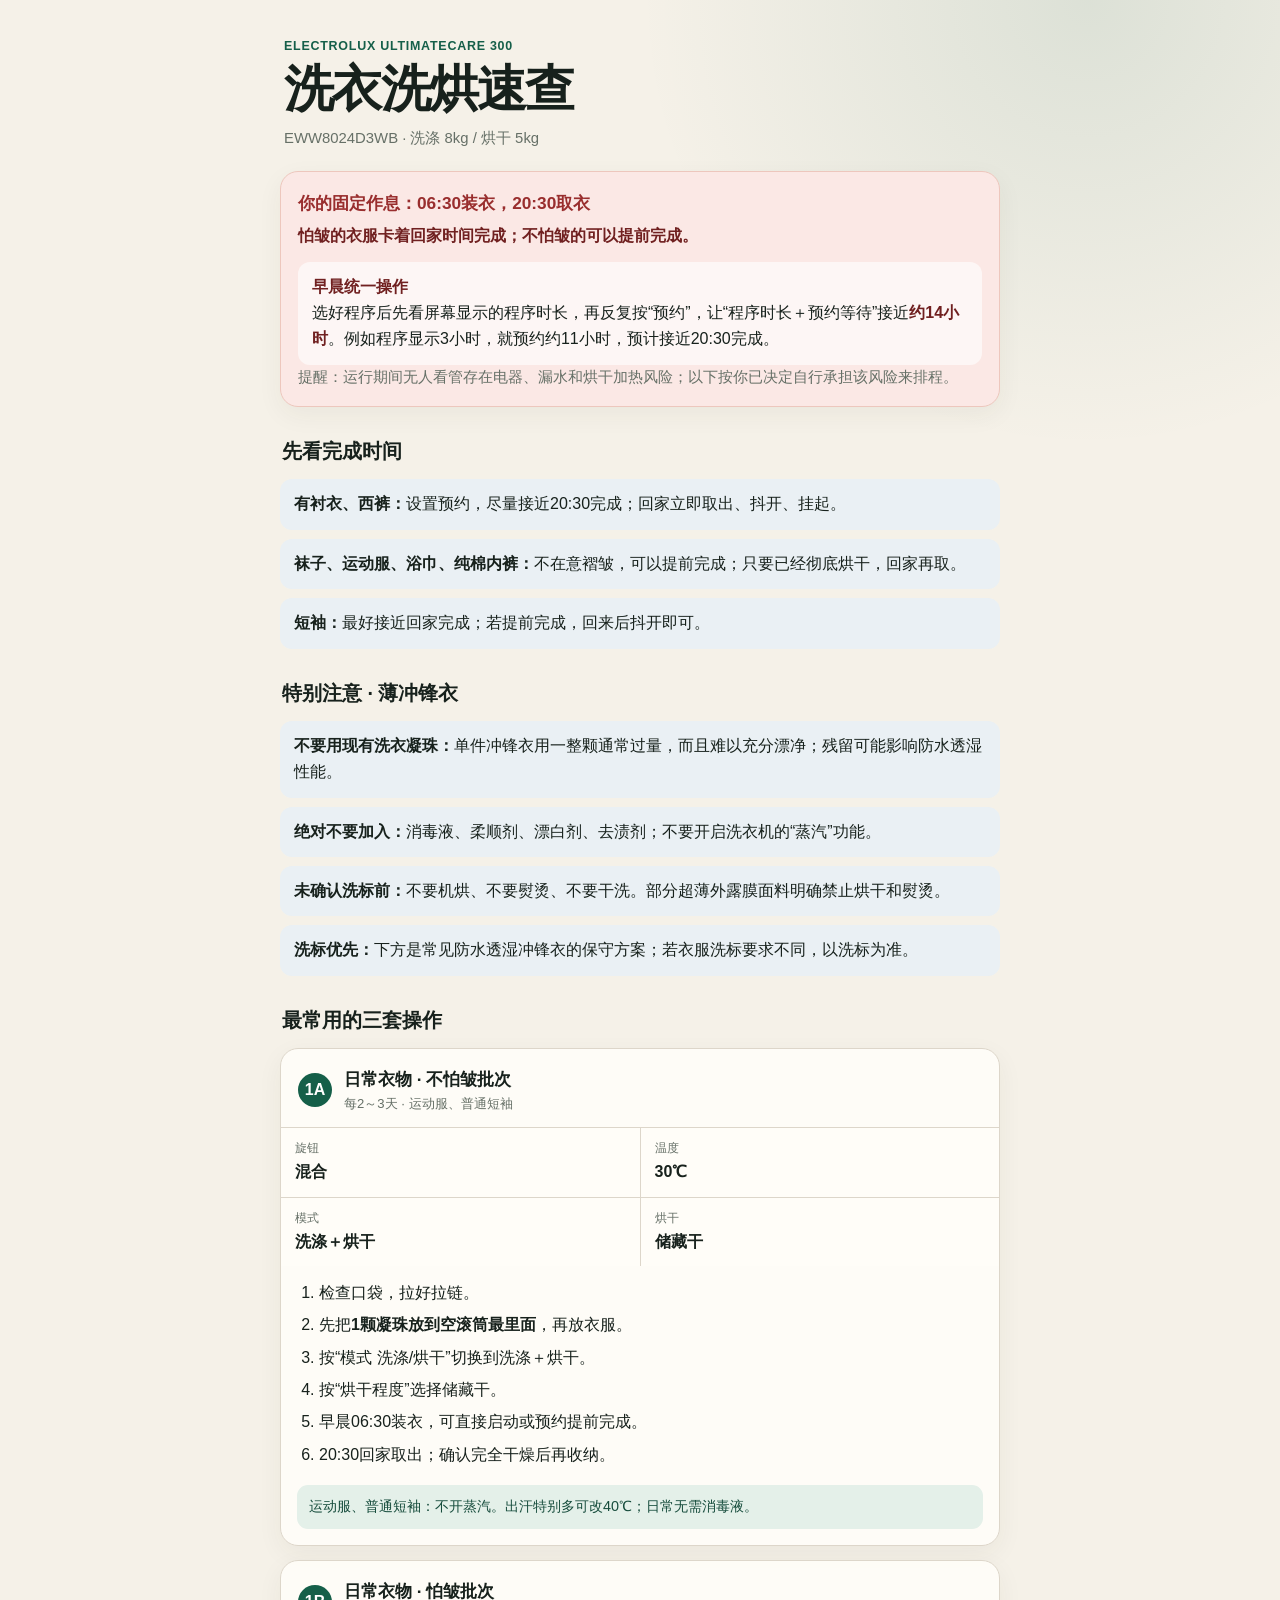
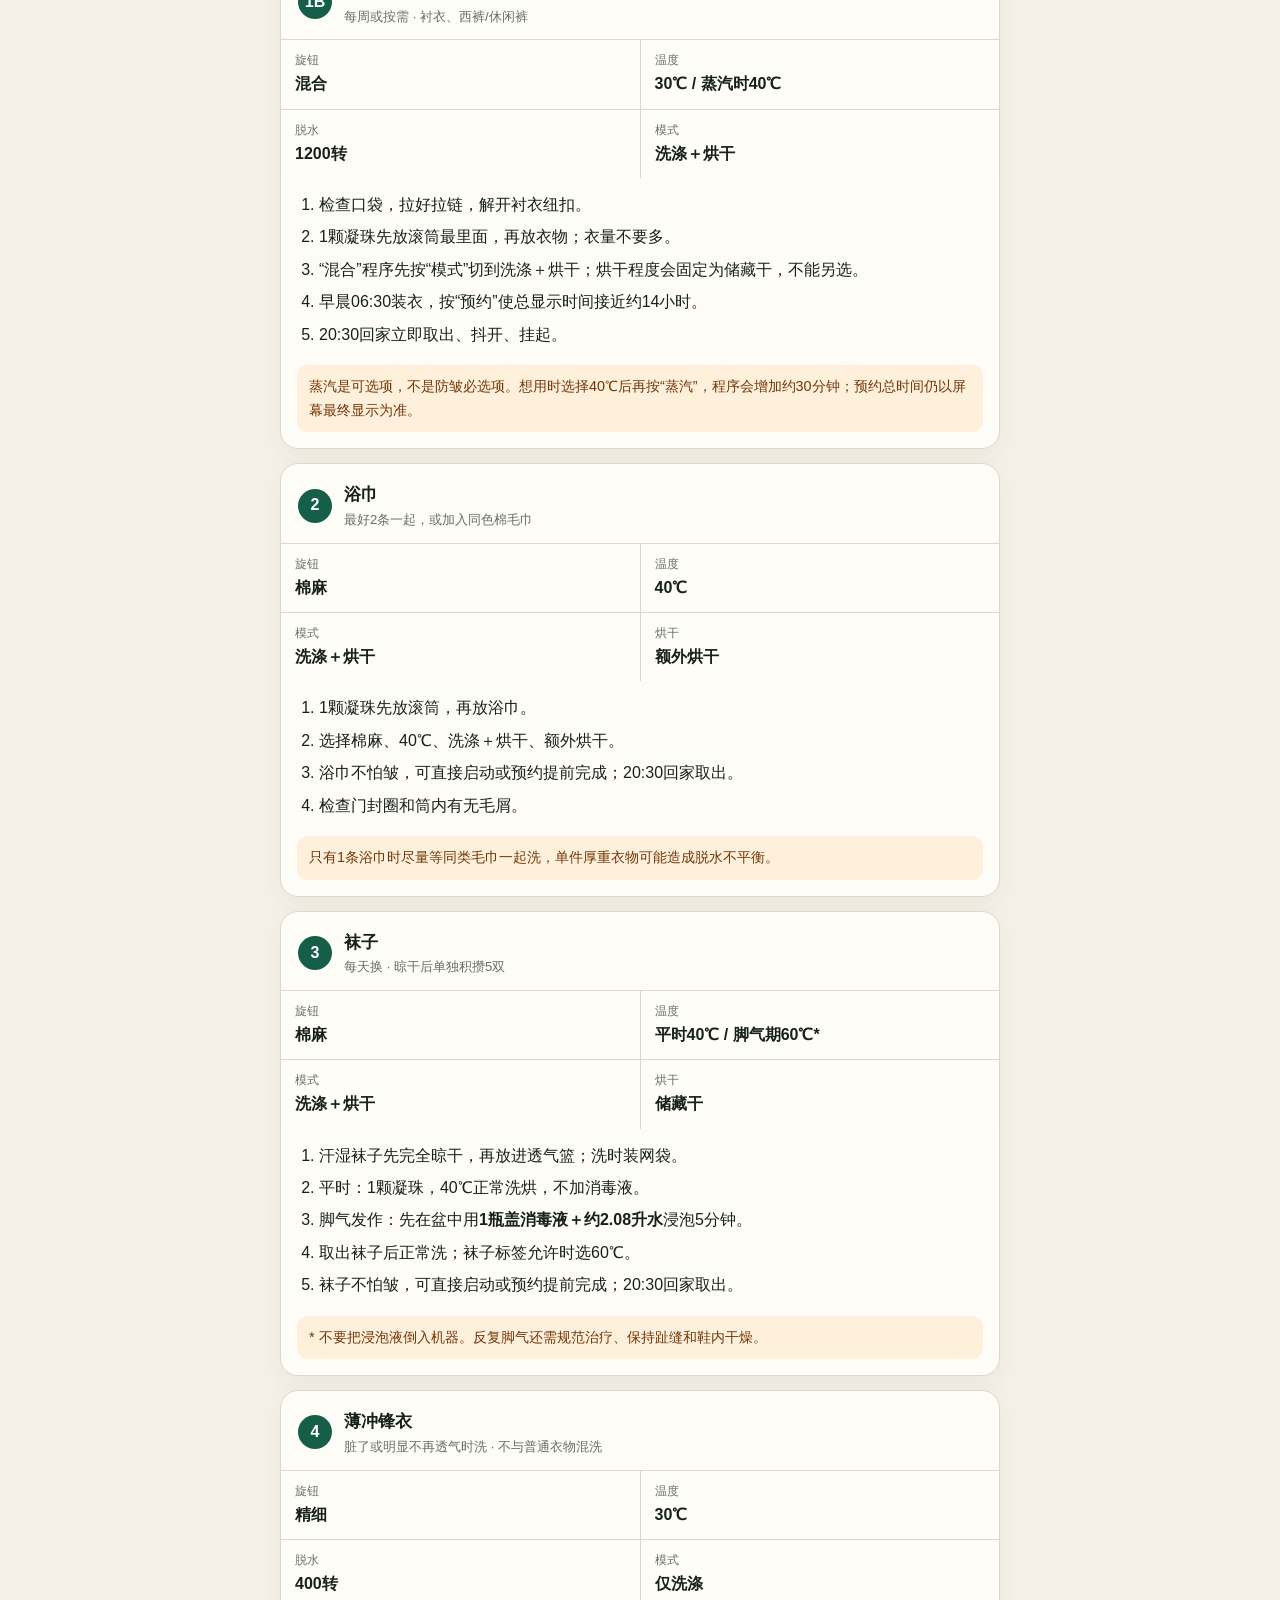
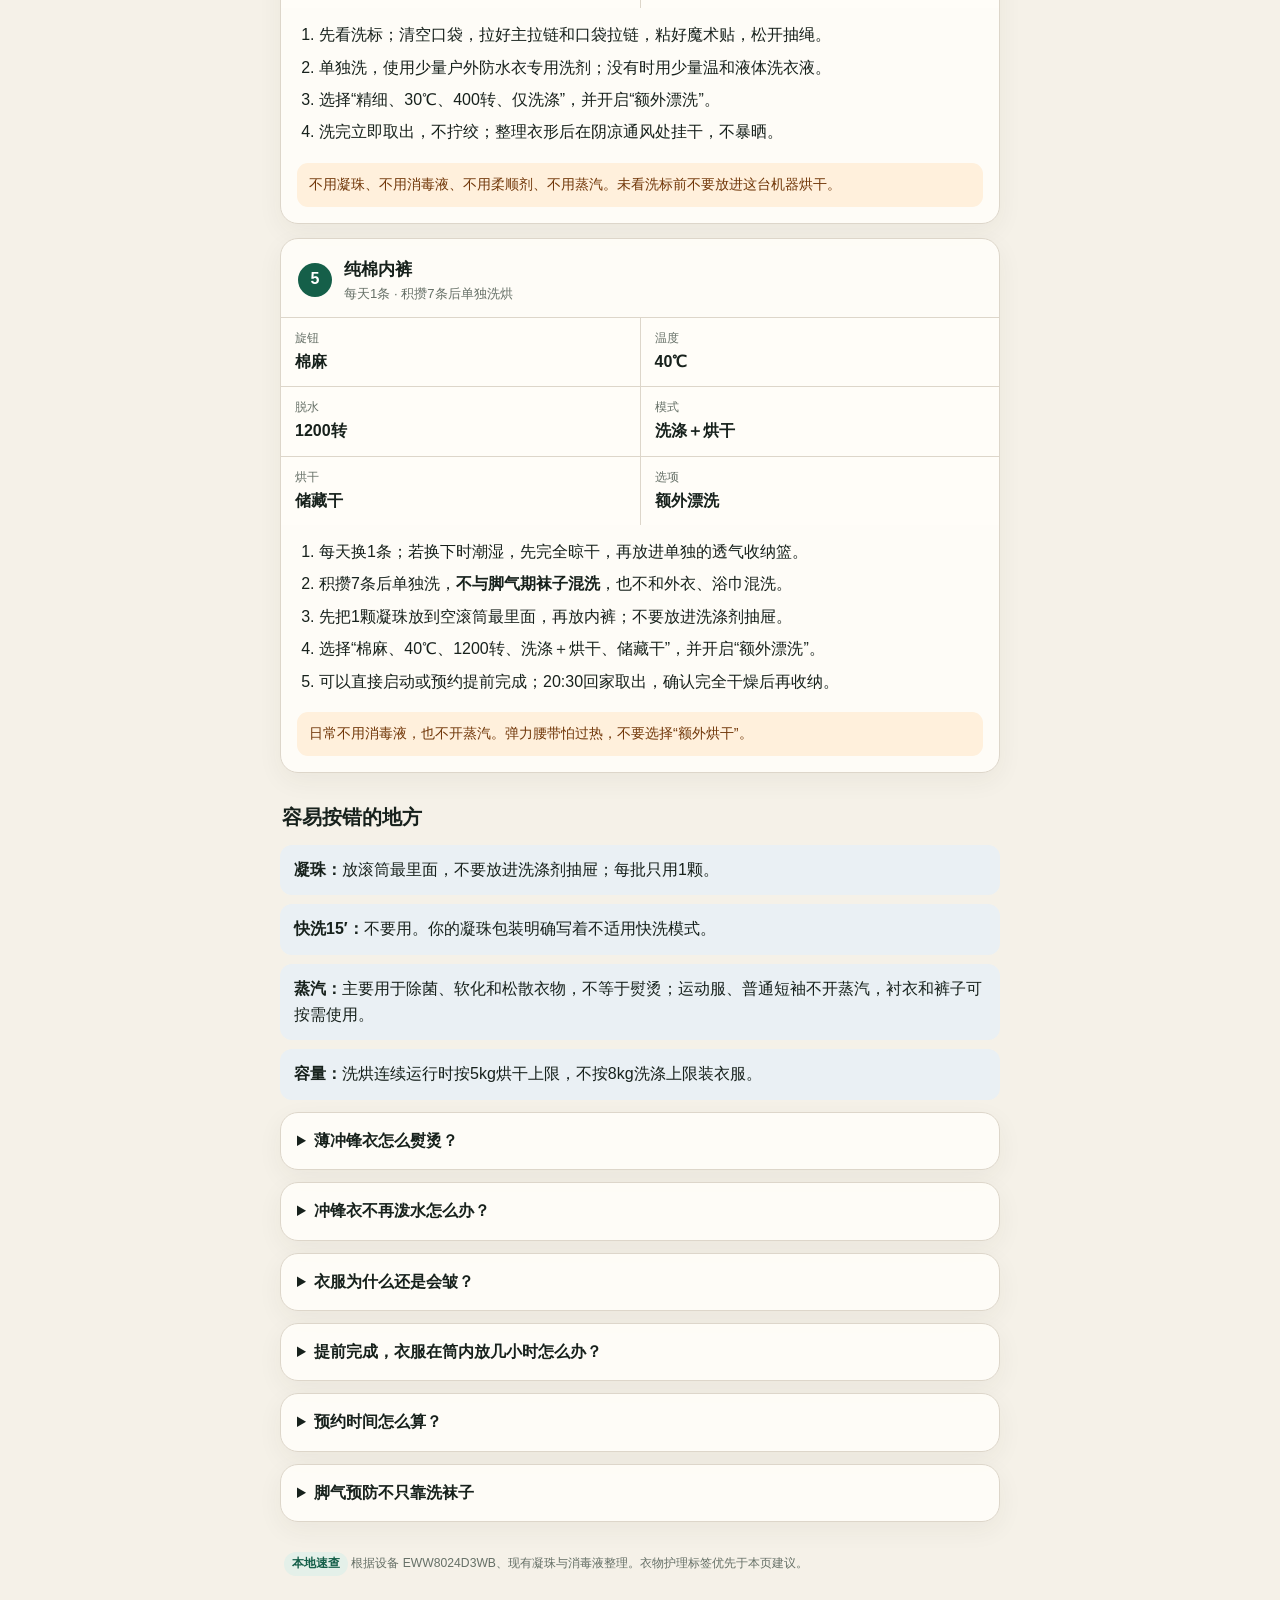
<file: pages/laundry-guide/index.html>
<!doctype html>
<html lang="zh-CN">
<head>
  <meta charset="utf-8">
  <meta name="viewport" content="width=device-width, initial-scale=1, viewport-fit=cover">
  <meta name="theme-color" content="#f5f1e8">
  <title>洗衣洗烘速查</title>
  <style>
    :root {
      color-scheme: light;
      --ink: #17211c;
      --muted: #667067;
      --paper: #f5f1e8;
      --card: #fffdf8;
      --line: #ddd6ca;
      --green: #155f49;
      --green-soft: #e4f0e9;
      --amber: #9b4d12;
      --amber-soft: #fff0dc;
      --red: #992e2e;
      --red-soft: #fbe8e5;
      --blue-soft: #eaf0f4;
      font-family: -apple-system, BlinkMacSystemFont, "PingFang SC", "Microsoft YaHei", sans-serif;
    }
    * { box-sizing: border-box; }
    body {
      margin: 0;
      color: var(--ink);
      background:
        radial-gradient(circle at 85% 0, rgba(21,95,73,.11), transparent 28rem),
        var(--paper);
      line-height: 1.65;
    }
    main { width: min(100% - 28px, 720px); margin: 0 auto; padding: 24px 0 64px; }
    header { padding: 12px 4px 20px; }
    .eyebrow { margin: 0 0 6px; color: var(--green); font-weight: 750; letter-spacing: .06em; font-size: .78rem; }
    h1 { margin: 0; font-size: clamp(1.85rem, 8vw, 3.1rem); line-height: 1.08; letter-spacing: -.035em; }
    .sub { margin: 10px 0 0; color: var(--muted); font-size: .93rem; }
    .alert, .card, details {
      border: 1px solid var(--line);
      border-radius: 18px;
      background: rgba(255,253,248,.94);
      box-shadow: 0 8px 26px rgba(59,48,30,.055);
    }
    .alert { padding: 17px; margin-bottom: 22px; border-color: #edc7bd; background: var(--red-soft); }
    .alert h2 { color: var(--red); margin: 0 0 6px; font-size: 1.08rem; }
    .alert p { margin: 0; }
    .alert strong { color: #702020; }
    .schedule { margin-top: 12px; padding: 12px 14px; border-radius: 12px; background: rgba(255,255,255,.62); }
    section { margin-top: 28px; }
    .section-title { margin: 0 2px 12px; font-size: 1.22rem; }
    .stack { display: grid; gap: 14px; }
    .card { overflow: hidden; }
    .card-head { display: flex; gap: 12px; align-items: center; padding: 16px 17px 12px; }
    .num { display: grid; place-items: center; flex: 0 0 34px; height: 34px; color: white; background: var(--green); border-radius: 50%; font-weight: 800; }
    .card h3 { margin: 0; font-size: 1.08rem; }
    .card .meta { color: var(--muted); font-size: .82rem; }
    .recipe { display: grid; grid-template-columns: 1fr 1fr; gap: 1px; margin: 0; background: var(--line); border-top: 1px solid var(--line); }
    .recipe div { padding: 11px 14px; background: var(--card); }
    dt { color: var(--muted); font-size: .72rem; }
    dd { margin: 1px 0 0; font-weight: 750; }
    .steps { margin: 0; padding: 14px 19px 17px 38px; }
    .steps li + li { margin-top: 6px; }
    .tip { margin: 0 16px 16px; padding: 10px 12px; border-radius: 11px; background: var(--green-soft); color: #164c3c; font-size: .9rem; }
    .warning { background: var(--amber-soft); color: #713709; }
    details { margin-top: 12px; padding: 0 16px; }
    summary { cursor: pointer; padding: 15px 0; font-weight: 750; }
    details[open] summary { border-bottom: 1px solid var(--line); }
    details .inside { padding: 10px 0 15px; }
    details p, details ul { margin-top: 6px; margin-bottom: 6px; }
    .do-not { display: grid; gap: 9px; }
    .do-not div { padding: 12px 14px; border-radius: 12px; background: var(--blue-soft); }
    .footer { color: var(--muted); font-size: .76rem; margin: 30px 4px 0; }
    .pill { display: inline-block; padding: 2px 8px; border-radius: 999px; background: var(--green-soft); color: var(--green); font-weight: 700; font-size: .75rem; }
    @media (max-width: 390px) {
      main { width: min(100% - 20px, 720px); padding-top: 15px; }
      .recipe { grid-template-columns: 1fr 1fr; }
      .recipe div { padding-inline: 11px; }
    }
  </style>
</head>
<body>
  <main>
    <header>
      <p class="eyebrow">ELECTROLUX ULTIMATECARE 300</p>
      <h1>洗衣洗烘速查</h1>
      <p class="sub">EWW8024D3WB · 洗涤 8kg / 烘干 5kg</p>
    </header>

    <aside class="alert">
      <h2>你的固定作息：06:30装衣，20:30取衣</h2>
      <p><strong>怕皱的衣服卡着回家时间完成；不怕皱的可以提前完成。</strong></p>
      <div class="schedule">
        <strong>早晨统一操作</strong><br>
        选好程序后先看屏幕显示的程序时长，再反复按“预约”，让“程序时长＋预约等待”接近<strong>约14小时</strong>。例如程序显示3小时，就预约约11小时，预计接近20:30完成。
      </div>
      <p class="sub">提醒：运行期间无人看管存在电器、漏水和烘干加热风险；以下按你已决定自行承担该风险来排程。</p>
    </aside>

    <section>
      <h2 class="section-title">先看完成时间</h2>
      <div class="do-not">
        <div><strong>有衬衣、西裤：</strong>设置预约，尽量接近20:30完成；回家立即取出、抖开、挂起。</div>
        <div><strong>袜子、运动服、浴巾、纯棉内裤：</strong>不在意褶皱，可以提前完成；只要已经彻底烘干，回家再取。</div>
        <div><strong>短袖：</strong>最好接近回家完成；若提前完成，回来后抖开即可。</div>
      </div>
    </section>

    <section>
      <h2 class="section-title">特别注意 · 薄冲锋衣</h2>
      <div class="do-not">
        <div><strong>不要用现有洗衣凝珠：</strong>单件冲锋衣用一整颗通常过量，而且难以充分漂净；残留可能影响防水透湿性能。</div>
        <div><strong>绝对不要加入：</strong>消毒液、柔顺剂、漂白剂、去渍剂；不要开启洗衣机的“蒸汽”功能。</div>
        <div><strong>未确认洗标前：</strong>不要机烘、不要熨烫、不要干洗。部分超薄外露膜面料明确禁止烘干和熨烫。</div>
        <div><strong>洗标优先：</strong>下方是常见防水透湿冲锋衣的保守方案；若衣服洗标要求不同，以洗标为准。</div>
      </div>
    </section>

    <section>
      <h2 class="section-title">最常用的三套操作</h2>
      <div class="stack">
        <article class="card">
          <div class="card-head">
            <span class="num">1A</span>
            <div><h3>日常衣物 · 不怕皱批次</h3><div class="meta">每2～3天 · 运动服、普通短袖</div></div>
          </div>
          <dl class="recipe">
            <div><dt>旋钮</dt><dd>混合</dd></div>
            <div><dt>温度</dt><dd>30℃</dd></div>
            <div><dt>模式</dt><dd>洗涤＋烘干</dd></div>
            <div><dt>烘干</dt><dd>储藏干</dd></div>
          </dl>
          <ol class="steps">
            <li>检查口袋，拉好拉链。</li>
            <li>先把<strong>1颗凝珠放到空滚筒最里面</strong>，再放衣服。</li>
            <li>按“模式 洗涤/烘干”切换到洗涤＋烘干。</li>
            <li>按“烘干程度”选择储藏干。</li>
            <li>早晨06:30装衣，可直接启动或预约提前完成。</li>
            <li>20:30回家取出；确认完全干燥后再收纳。</li>
          </ol>
          <p class="tip">运动服、普通短袖：不开蒸汽。出汗特别多可改40℃；日常无需消毒液。</p>
        </article>

        <article class="card">
          <div class="card-head">
            <span class="num">1B</span>
            <div><h3>日常衣物 · 怕皱批次</h3><div class="meta">每周或按需 · 衬衣、西裤/休闲裤</div></div>
          </div>
          <dl class="recipe">
            <div><dt>旋钮</dt><dd>混合</dd></div>
            <div><dt>温度</dt><dd>30℃ / 蒸汽时40℃</dd></div>
            <div><dt>脱水</dt><dd>1200转</dd></div>
            <div><dt>模式</dt><dd>洗涤＋烘干</dd></div>
          </dl>
          <ol class="steps">
            <li>检查口袋，拉好拉链，解开衬衣纽扣。</li>
            <li>1颗凝珠先放滚筒最里面，再放衣物；衣量不要多。</li>
            <li>“混合”程序先按“模式”切到洗涤＋烘干；烘干程度会固定为储藏干，不能另选。</li>
            <li>早晨06:30装衣，按“预约”使总显示时间接近约14小时。</li>
            <li>20:30回家立即取出、抖开、挂起。</li>
          </ol>
          <p class="tip warning">蒸汽是可选项，不是防皱必选项。想用时选择40℃后再按“蒸汽”，程序会增加约30分钟；预约总时间仍以屏幕最终显示为准。</p>
        </article>

        <article class="card">
          <div class="card-head">
            <span class="num">2</span>
            <div><h3>浴巾</h3><div class="meta">最好2条一起，或加入同色棉毛巾</div></div>
          </div>
          <dl class="recipe">
            <div><dt>旋钮</dt><dd>棉麻</dd></div>
            <div><dt>温度</dt><dd>40℃</dd></div>
            <div><dt>模式</dt><dd>洗涤＋烘干</dd></div>
            <div><dt>烘干</dt><dd>额外烘干</dd></div>
          </dl>
          <ol class="steps">
            <li>1颗凝珠先放滚筒，再放浴巾。</li>
            <li>选择棉麻、40℃、洗涤＋烘干、额外烘干。</li>
            <li>浴巾不怕皱，可直接启动或预约提前完成；20:30回家取出。</li>
            <li>检查门封圈和筒内有无毛屑。</li>
          </ol>
          <p class="tip warning">只有1条浴巾时尽量等同类毛巾一起洗，单件厚重衣物可能造成脱水不平衡。</p>
        </article>

        <article class="card">
          <div class="card-head">
            <span class="num">3</span>
            <div><h3>袜子</h3><div class="meta">每天换 · 晾干后单独积攒5双</div></div>
          </div>
          <dl class="recipe">
            <div><dt>旋钮</dt><dd>棉麻</dd></div>
            <div><dt>温度</dt><dd>平时40℃ / 脚气期60℃*</dd></div>
            <div><dt>模式</dt><dd>洗涤＋烘干</dd></div>
            <div><dt>烘干</dt><dd>储藏干</dd></div>
          </dl>
          <ol class="steps">
            <li>汗湿袜子先完全晾干，再放进透气篮；洗时装网袋。</li>
            <li>平时：1颗凝珠，40℃正常洗烘，不加消毒液。</li>
            <li>脚气发作：先在盆中用<strong>1瓶盖消毒液＋约2.08升水</strong>浸泡5分钟。</li>
            <li>取出袜子后正常洗；袜子标签允许时选60℃。</li>
            <li>袜子不怕皱，可直接启动或预约提前完成；20:30回家取出。</li>
          </ol>
          <p class="tip warning">* 不要把浸泡液倒入机器。反复脚气还需规范治疗、保持趾缝和鞋内干燥。</p>
        </article>

        <article class="card">
          <div class="card-head">
            <span class="num">4</span>
            <div><h3>薄冲锋衣</h3><div class="meta">脏了或明显不再透气时洗 · 不与普通衣物混洗</div></div>
          </div>
          <dl class="recipe">
            <div><dt>旋钮</dt><dd>精细</dd></div>
            <div><dt>温度</dt><dd>30℃</dd></div>
            <div><dt>脱水</dt><dd>400转</dd></div>
            <div><dt>模式</dt><dd>仅洗涤</dd></div>
          </dl>
          <ol class="steps">
            <li>先看洗标；清空口袋，拉好主拉链和口袋拉链，粘好魔术贴，松开抽绳。</li>
            <li>单独洗，使用少量户外防水衣专用洗剂；没有时用少量温和液体洗衣液。</li>
            <li>选择“精细、30℃、400转、仅洗涤”，并开启“额外漂洗”。</li>
            <li>洗完立即取出，不拧绞；整理衣形后在阴凉通风处挂干，不暴晒。</li>
          </ol>
          <p class="tip warning">不用凝珠、不用消毒液、不用柔顺剂、不用蒸汽。未看洗标前不要放进这台机器烘干。</p>
        </article>

        <article class="card">
          <div class="card-head">
            <span class="num">5</span>
            <div><h3>纯棉内裤</h3><div class="meta">每天1条 · 积攒7条后单独洗烘</div></div>
          </div>
          <dl class="recipe">
            <div><dt>旋钮</dt><dd>棉麻</dd></div>
            <div><dt>温度</dt><dd>40℃</dd></div>
            <div><dt>脱水</dt><dd>1200转</dd></div>
            <div><dt>模式</dt><dd>洗涤＋烘干</dd></div>
            <div><dt>烘干</dt><dd>储藏干</dd></div>
            <div><dt>选项</dt><dd>额外漂洗</dd></div>
          </dl>
          <ol class="steps">
            <li>每天换1条；若换下时潮湿，先完全晾干，再放进单独的透气收纳篮。</li>
            <li>积攒7条后单独洗，<strong>不与脚气期袜子混洗</strong>，也不和外衣、浴巾混洗。</li>
            <li>先把1颗凝珠放到空滚筒最里面，再放内裤；不要放进洗涤剂抽屉。</li>
            <li>选择“棉麻、40℃、1200转、洗涤＋烘干、储藏干”，并开启“额外漂洗”。</li>
            <li>可以直接启动或预约提前完成；20:30回家取出，确认完全干燥后再收纳。</li>
          </ol>
          <p class="tip warning">日常不用消毒液，也不开蒸汽。弹力腰带怕过热，不要选择“额外烘干”。</p>
        </article>
      </div>
    </section>

    <section>
      <h2 class="section-title">容易按错的地方</h2>
      <div class="do-not">
        <div><strong>凝珠：</strong>放滚筒最里面，不要放进洗涤剂抽屉；每批只用1颗。</div>
        <div><strong>快洗15′：</strong>不要用。你的凝珠包装明确写着不适用快洗模式。</div>
        <div><strong>蒸汽：</strong>主要用于除菌、软化和松散衣物，不等于熨烫；运动服、普通短袖不开蒸汽，衬衣和裤子可按需使用。</div>
        <div><strong>容量：</strong>洗烘连续运行时按5kg烘干上限，不按8kg洗涤上限装衣服。</div>
      </div>

      <details>
        <summary>薄冲锋衣怎么熨烫？</summary>
        <div class="inside">
          <p><strong>轻微褶皱不必熨。</strong>如果洗标明确允许熨烫：先让衣服完全干燥；熨斗设为低温，关闭蒸汽；在衣服上覆盖干净、干燥的薄棉布，再隔布轻轻移动。避开压胶接缝、拉链、反光印花和胶质标识，不要在同一位置停留。</p>
          <p>若洗标有“禁止熨烫”符号，则不要熨。不要用洗衣机的蒸汽功能代替熨烫。</p>
        </div>
      </details>

      <details>
        <summary>冲锋衣不再泼水怎么办？</summary>
        <div class="inside">
          <p>先按上面的方式洗净并充分漂洗。洗标和品牌说明明确允许低温烘干时，可按其要求用低温热处理恢复表面防泼水层；但这台洗烘一体机没有清晰的低温烘干档，未确认前不要使用。洗净后仍不形成水珠，再考虑户外衣物专用防泼水剂。</p>
        </div>
      </details>

      <details>
        <summary>衣服为什么还是会皱？</summary>
        <div class="inside">
          <p>机器烘干结束后只有约10分钟防皱翻滚。减少褶皱最有效的做法是少装、不过度烘干，并在结束后立刻取出、抖开、挂好。蒸汽功能不能代替熨斗。</p>
        </div>
      </details>

      <details>
        <summary>提前完成，衣服在筒内放几小时怎么办？</summary>
        <div class="inside">
          <p>袜子、运动服、浴巾如果已经完全干燥，回家取出即可。若仍潮湿或有闷味，重新选择适合衣物的短时烘干或重新漂洗，不要直接收进衣柜。衬衣、西裤不要这样安排，应预约到接近20:30完成。</p>
        </div>
      </details>

      <details>
        <summary>预约时间怎么算？</summary>
        <div class="inside">
          <p>你从06:30到20:30共有约14小时。先选完整程序，记住屏幕显示的程序时长；需要预约的小时数≈14小时－程序时长。机器实际时间会因衣量和含水量调整，第一次使用后再根据实际完成时间增减1小时。</p>
        </div>
      </details>

      <details>
        <summary>脚气预防不只靠洗袜子</summary>
        <div class="inside">
          <ul>
            <li>每天换袜，运动后洗脚并彻底擦干趾缝。</li>
            <li>鞋子轮换穿，让鞋内充分干燥。</li>
            <li>公共浴室、更衣室穿拖鞋，不与他人共用鞋袜和毛巾。</li>
            <li>持续脱皮、发痒、裂口或累及趾甲时，咨询药师或皮肤科。</li>
          </ul>
        </div>
      </details>
    </section>

    <p class="footer"><span class="pill">本地速查</span> 根据设备 EWW8024D3WB、现有凝珠与消毒液整理。衣物护理标签优先于本页建议。</p>
  </main>
</body>
</html>
</file>
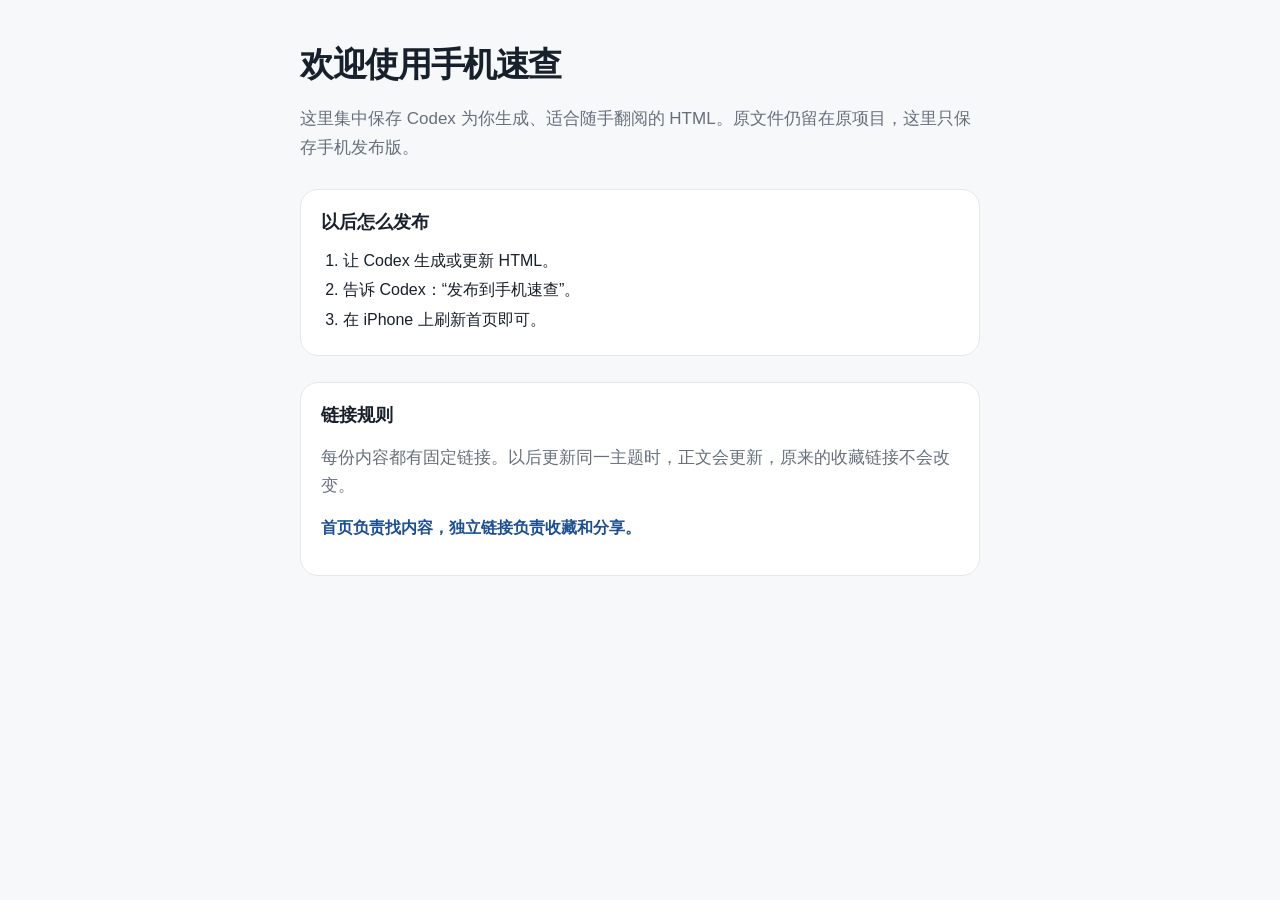
<file: pages/welcome/index.html>
<!doctype html>
<html lang="zh-CN">
<head>
  <meta charset="utf-8">
  <meta name="viewport" content="width=device-width, initial-scale=1">
  <title>手机速查使用说明</title>
  <style>
    :root { font-family: -apple-system, BlinkMacSystemFont, "PingFang SC", sans-serif; color: #18202b; background: #f7f8fa; }
    body { margin: 0; }
    main { max-width: 680px; margin: auto; padding: 42px 20px 70px; }
    h1 { margin: 0 0 10px; font-size: 34px; letter-spacing: -.04em; }
    .lead { color: #66707c; font-size: 17px; line-height: 1.7; }
    section { margin-top: 26px; padding: 20px; border: 1px solid #e4e8ed; border-radius: 18px; background: white; }
    h2 { margin: 0 0 12px; font-size: 18px; }
    ol { margin: 0; padding-left: 22px; line-height: 1.85; }
    .tip { color: #1d4f91; font-weight: 650; }
  </style>
</head>
<body>
  <main>
    <h1>欢迎使用手机速查</h1>
    <p class="lead">这里集中保存 Codex 为你生成、适合随手翻阅的 HTML。原文件仍留在原项目，这里只保存手机发布版。</p>
    <section>
      <h2>以后怎么发布</h2>
      <ol>
        <li>让 Codex 生成或更新 HTML。</li>
        <li>告诉 Codex：“发布到手机速查”。</li>
        <li>在 iPhone 上刷新首页即可。</li>
      </ol>
    </section>
    <section>
      <h2>链接规则</h2>
      <p class="lead">每份内容都有固定链接。以后更新同一主题时，正文会更新，原来的收藏链接不会改变。</p>
      <p class="tip">首页负责找内容，独立链接负责收藏和分享。</p>
    </section>
  </main>
</body>
</html>
</file>
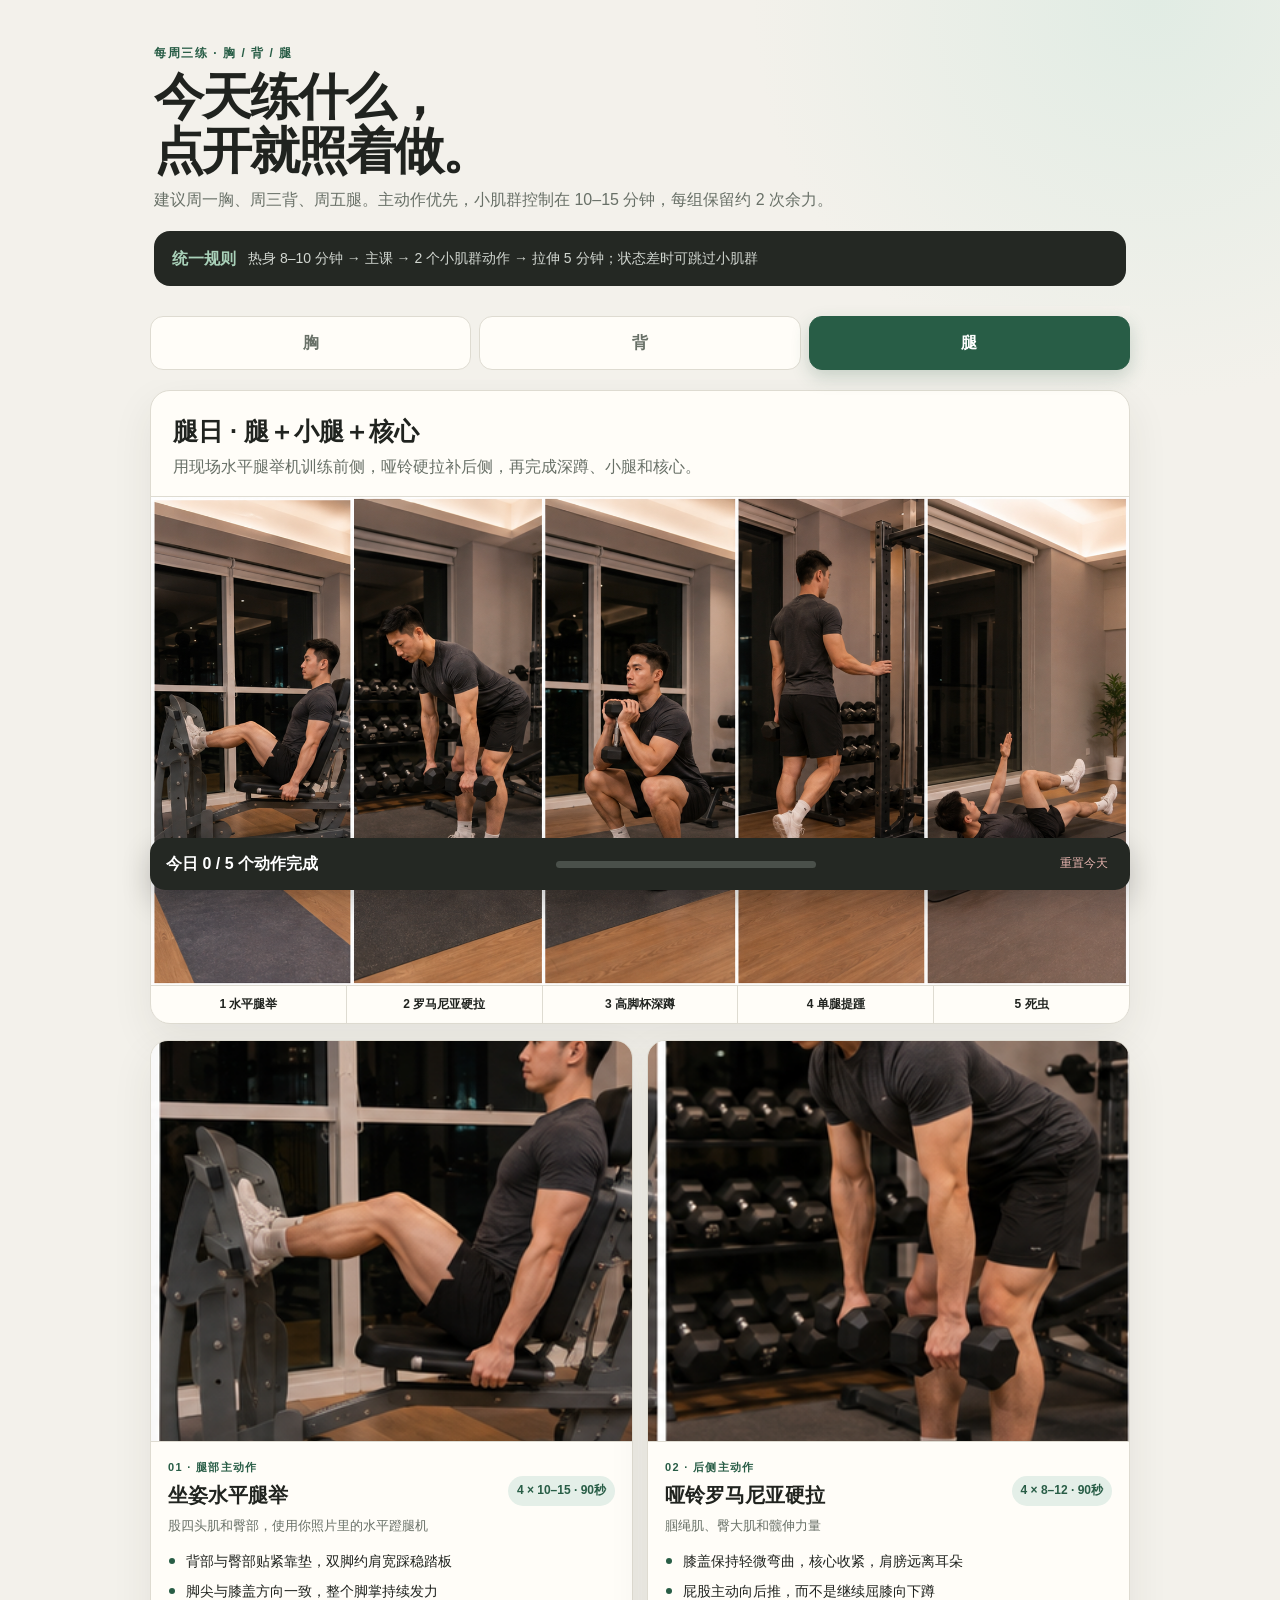
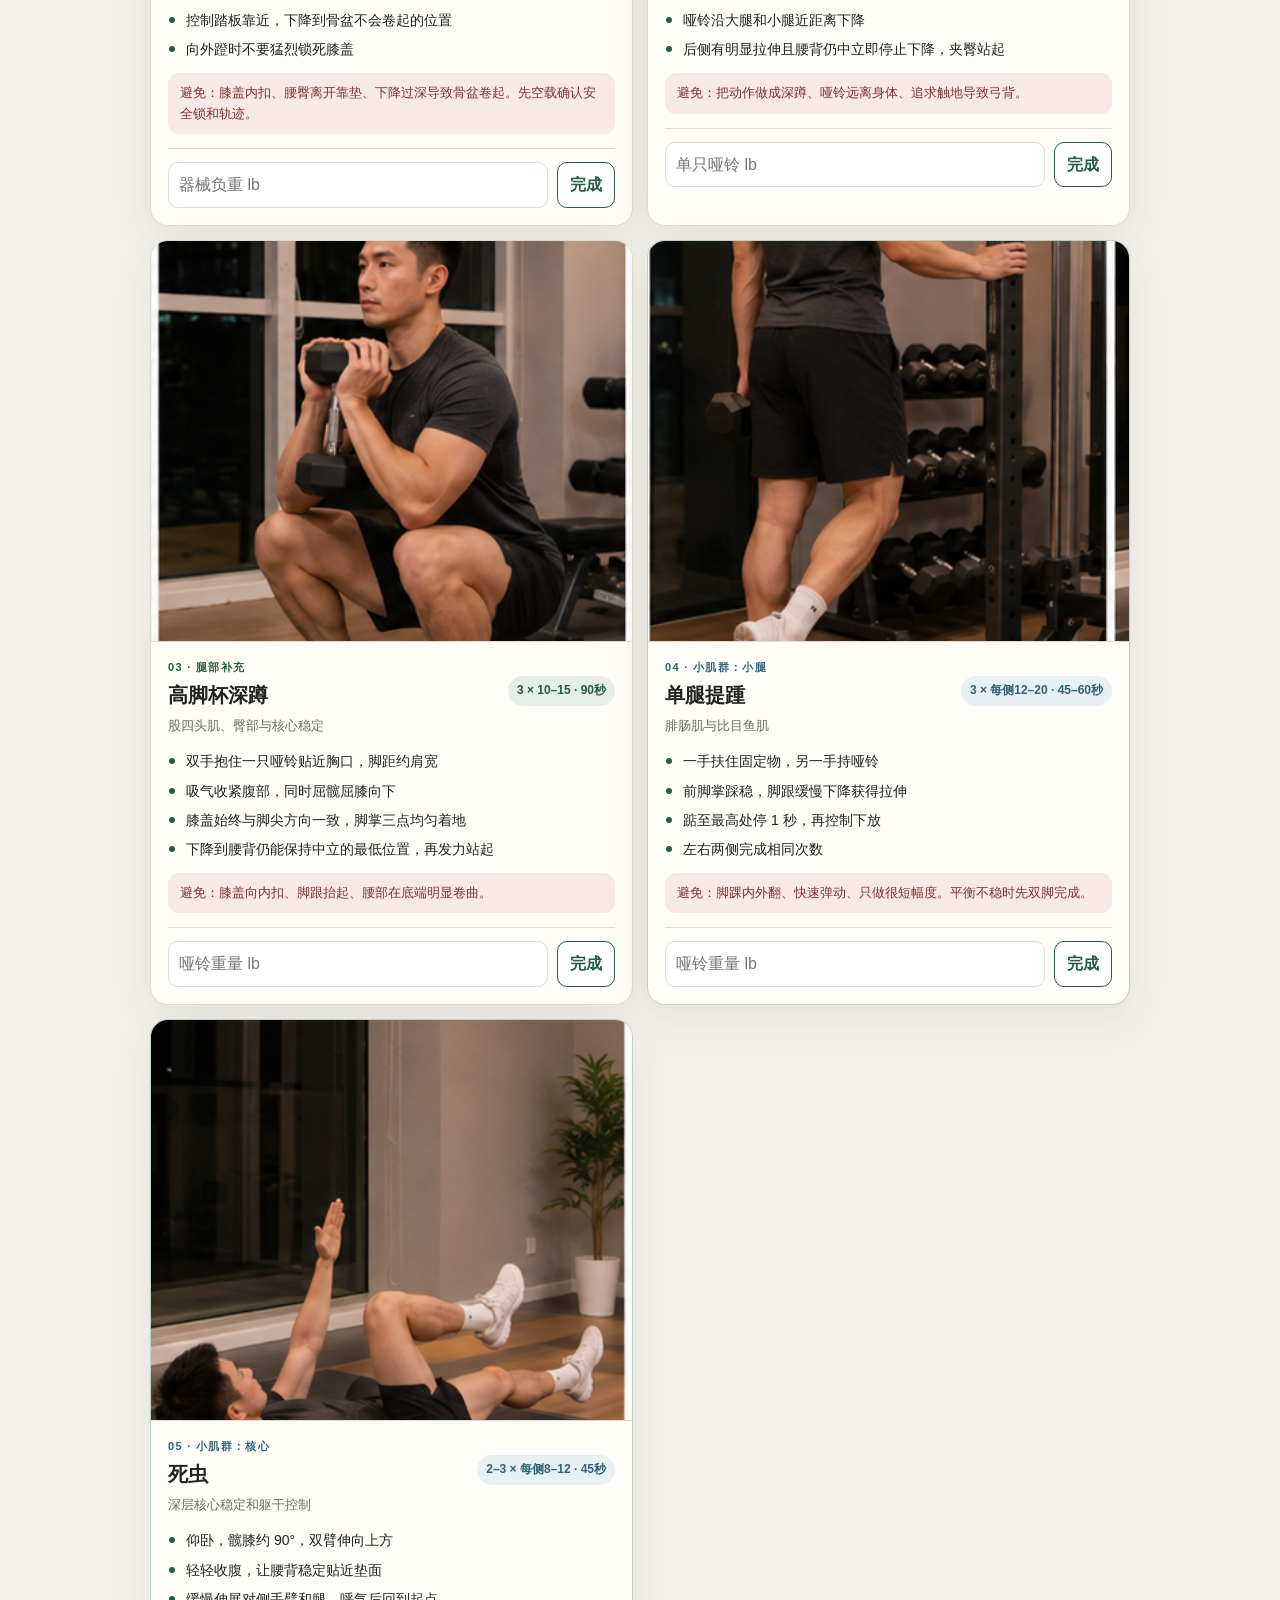
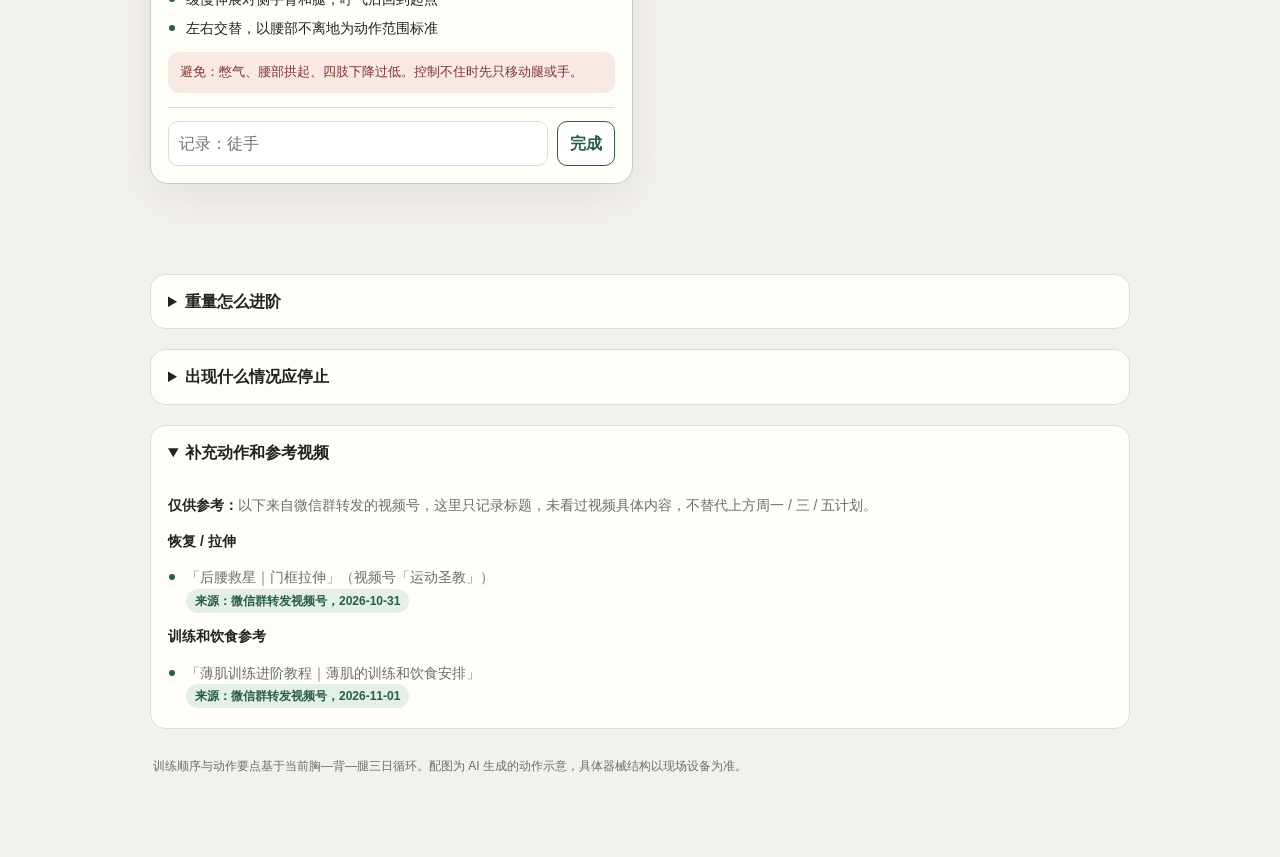
<file: pages/workout/index.html>
<!doctype html>
<html lang="zh-CN">
<head>
  <meta charset="utf-8">
  <meta name="viewport" content="width=device-width,initial-scale=1">
  <title>胸背腿训练导航</title>
  <style>
    :root{--bg:#f3f1eb;--card:#fffdf8;--ink:#20231f;--muted:#687067;--line:#dedbd1;--green:#285d46;--soft:#e4efe8;--blue:#326376;--orange:#a45e35;--danger:#a0443d;--shadow:0 15px 40px rgba(52,48,38,.08)}
    *{box-sizing:border-box}html{scroll-behavior:smooth}body{margin:0;background:radial-gradient(circle at 90% 0,#e1ece4 0,transparent 25rem),var(--bg);color:var(--ink);font-family:-apple-system,BlinkMacSystemFont,"PingFang SC","Microsoft YaHei",sans-serif;line-height:1.6}
    button,input{font:inherit}.wrap{width:min(980px,calc(100% - 24px));margin:auto;padding:30px 0 80px}header{padding:14px 4px 20px}.eyebrow{font-size:12px;font-weight:800;letter-spacing:.13em;color:var(--green)}h1{font-size:clamp(31px,6vw,50px);line-height:1.08;letter-spacing:-.04em;margin:7px 0 9px}.sub{color:var(--muted);margin:0}
    .rule{margin-top:18px;background:#242823;color:white;border-radius:16px;padding:15px 18px;display:flex;gap:12px;align-items:center}.rule b{color:#a9d1b9}.rule span{color:#d2d7d1;font-size:14px}
    #day-tabs{position:sticky;top:0;z-index:20;display:grid;grid-template-columns:repeat(3,1fr);gap:8px;padding:10px 0;background:rgba(243,241,235,.94);backdrop-filter:blur(12px)}
    .tab{border:1px solid var(--line);background:var(--card);padding:13px;border-radius:13px;font-weight:800;color:var(--muted);cursor:pointer}.tab.active{background:var(--green);color:white;border-color:var(--green);box-shadow:0 7px 18px rgba(40,93,70,.22)}
    .day{display:none}.day.active{display:block}.hero{background:var(--card);border:1px solid var(--line);border-radius:20px;overflow:hidden;box-shadow:var(--shadow);margin-top:10px}.hero-copy{padding:20px 22px 16px}.hero h2{font-size:25px;margin:0}.hero p{color:var(--muted);margin:3px 0 0}.hero img{display:block;width:100%;height:auto;border-top:1px solid var(--line)}.legend{display:grid;gap:1px;background:var(--line);border-top:1px solid var(--line)}.legend.three{grid-template-columns:repeat(3,1fr)}.legend.four{grid-template-columns:repeat(4,1fr)}.legend.five{grid-template-columns:repeat(5,1fr)}.legend span{background:var(--card);padding:9px 4px;text-align:center;font-size:12px;font-weight:700}
    .session{display:grid;grid-template-columns:repeat(2,minmax(0,1fr));gap:14px;margin-top:16px}.exercise{background:var(--card);border:1px solid var(--line);border-radius:18px;overflow:hidden;box-shadow:var(--shadow)}
    .crop{position:relative;overflow:hidden;aspect-ratio:1.2/1;background:#eee9df;border-bottom:1px solid var(--line)}.crop img{position:absolute;top:0;height:100%;max-width:none;object-fit:cover}.panels-3 img{width:300%}.panels-4 img{width:400%}.panels-5 img{width:500%}.panels-3.pos-1 img{transform:translateX(0)}.panels-3.pos-2 img{transform:translateX(-33.3333%)}.panels-3.pos-3 img{transform:translateX(-66.6666%)}.panels-4.pos-1 img{transform:translateX(0)}.panels-4.pos-2 img{transform:translateX(-25%)}.panels-4.pos-3 img{transform:translateX(-50%)}.panels-4.pos-4 img{transform:translateX(-75%)}.panels-5.pos-1 img{transform:translateX(0)}.panels-5.pos-2 img{transform:translateX(-20%)}.panels-5.pos-3 img{transform:translateX(-40%)}.panels-5.pos-4 img{transform:translateX(-60%)}.panels-5.pos-5 img{transform:translateX(-80%)}
    .body{padding:17px}.num{font-size:11px;color:var(--green);font-weight:900;letter-spacing:.12em}.exercise.accessory{border-color:#bdd0c4}.exercise.accessory .num{color:var(--blue)}.exercise.accessory .dose{background:#e7f0f3;color:var(--blue)}.titleline{display:flex;justify-content:space-between;gap:10px;align-items:start}.titleline h3{margin:3px 0 0;font-size:20px}.dose{background:var(--soft);color:var(--green);border-radius:999px;padding:5px 9px;font-size:12px;font-weight:800;white-space:nowrap}.target{color:var(--muted);font-size:13px;margin:5px 0 13px}.cues{list-style:none;padding:0;margin:0}.cues li{position:relative;padding-left:18px;margin:7px 0;font-size:14px}.cues li:before{content:"";position:absolute;width:6px;height:6px;border-radius:50%;left:1px;top:8px;background:var(--green)}.warning{margin-top:12px;background:#f8e9e5;color:#7c352f;padding:10px 12px;border-radius:11px;font-size:13px}.log{display:grid;grid-template-columns:1fr auto;gap:9px;margin-top:14px;padding-top:13px;border-top:1px solid var(--line)}.weight{width:100%;border:1px solid var(--line);border-radius:10px;padding:9px 10px;background:white}.done{border:1px solid var(--green);background:white;color:var(--green);border-radius:10px;padding:9px 12px;font-weight:800;cursor:pointer}.done.checked{background:var(--green);color:white}
    .progressbox{position:sticky;bottom:10px;margin-top:18px;background:#242823;color:white;border-radius:15px;padding:13px 16px;box-shadow:0 12px 30px rgba(0,0,0,.2);display:flex;justify-content:space-between;align-items:center;gap:12px}.progressbox span{color:#c9d0ca;font-size:13px}.progressbox button{border:0;background:transparent;color:#e6b4ae;font-size:12px;cursor:pointer}.bar{height:7px;background:#4a504a;border-radius:10px;overflow:hidden;flex:1;max-width:260px}.bar i{display:block;height:100%;width:0;background:#82b899;transition:.2s}
    details{margin-top:20px;background:var(--card);border:1px solid var(--line);border-radius:15px;padding:0 17px}summary{cursor:pointer;padding:14px 0;font-weight:800}.details-content{padding:0 0 15px;color:var(--muted);font-size:14px}.details-content b{color:var(--ink)}footer{color:var(--muted);font-size:12px;margin-top:28px;padding:0 3px}
    @media(max-width:700px){.session{grid-template-columns:1fr}.wrap{width:min(100% - 16px,980px);padding-top:14px}.hero-copy{padding:17px}.legend{display:none}.titleline{display:block}.dose{display:inline-block;margin-top:7px}.progressbox{align-items:flex-start;flex-wrap:wrap}.bar{order:3;max-width:none;width:100%}}
    @media print{body{background:white}.tab,.log,.progressbox{display:none}.day{display:block;break-after:page}.session{grid-template-columns:repeat(2,1fr)}.exercise,.hero{box-shadow:none}}
  </style>
</head>
<body>
<main class="wrap">
  <header>
    <div class="eyebrow">每周三练 · 胸 / 背 / 腿</div>
    <h1>今天练什么，<br>点开就照着做。</h1>
    <p class="sub">建议周一胸、周三背、周五腿。主动作优先，小肌群控制在 10–15 分钟，每组保留约 2 次余力。</p>
    <div class="rule"><b>统一规则</b><span>热身 8–10 分钟 → 主课 → 2 个小肌群动作 → 拉伸 5 分钟；状态差时可跳过小肌群</span></div>
  </header>

  <nav id="day-tabs" aria-label="选择训练日">
    <button class="tab" data-day="chest">胸</button>
    <button class="tab" data-day="back">背</button>
    <button class="tab" data-day="legs">腿</button>
  </nav>

  <section class="day" id="chest" data-day="chest">
    <div class="hero"><div class="hero-copy"><h2>胸日 · 胸＋肩中束＋三头</h2><p>完成平板、上斜和中位三个推举动作，再用侧平举与哑铃三头训练收尾。</p></div><img src="健身动作配图/chest-day-v3.png" alt="胸日五个训练动作示意图"><div class="legend five"><span>1 平板卧推</span><span>2 上斜卧推</span><span>3 中位胸推</span><span>4 侧平举</span><span>5 过头臂屈伸</span></div></div>
    <div class="session">
      <article class="exercise" data-exercise="flat-press"><div class="crop panels-5 pos-1"><img src="健身动作配图/chest-day-v3.png" alt="平板哑铃卧推动作"></div><div class="body"><div class="num">01 · 胸部主动作</div><div class="titleline"><h3>平板哑铃卧推</h3><span class="dose">4 × 8–12 · 90秒</span></div><p class="target">胸大肌为主，同时训练肱三头肌与肩前束</p><ul class="cues"><li>凳面调平，双脚踩稳地面，肩胛骨向后下方收紧</li><li>肘与躯干约 30–60°，哑铃下放至胸部两侧</li><li>向上推时呼气，手腕保持中立</li><li>顶部不必让哑铃互撞，始终保持肩膀远离耳朵</li></ul><div class="warning">避免：耸肩、腰部过度拱起、肘部外张到接近 90°。肩前侧出现尖锐痛立即停止。</div><div class="log"><input class="weight" inputmode="decimal" placeholder="单只哑铃 lb"><button class="done">完成</button></div></div></article>
      <article class="exercise" data-exercise="incline-press"><div class="crop panels-5 pos-2"><img src="健身动作配图/chest-day-v3.png" alt="上斜哑铃卧推动作"></div><div class="body"><div class="num">02 · 胸部上侧</div><div class="titleline"><h3>上斜哑铃卧推</h3><span class="dose">3 × 8–12 · 90秒</span></div><p class="target">上胸为主，同时训练胸大肌和肱三头肌</p><ul class="cues"><li>凳面约 25–35°，双脚踩稳地面</li><li>肩胛骨向后下方收紧，全程贴住凳面</li><li>肘与躯干约 30–60°，哑铃下放至上胸两侧</li><li>向上推时呼气，顶部不必让哑铃互撞</li></ul><div class="warning">避免：凳面过陡变成肩推、耸肩、腰部过度拱起。肩前侧出现尖锐痛立即停止。</div><div class="log"><input class="weight" inputmode="decimal" placeholder="单只哑铃 lb"><button class="done">完成</button></div></div></article>
      <article class="exercise" data-exercise="mid-cable-press"><div class="crop panels-5 pos-3"><img src="健身动作配图/chest-day-v3.png" alt="中位绳索胸推动作"></div><div class="body"><div class="num">03 · 胸部补充</div><div class="titleline"><h3>中位绳索胸推</h3><span class="dose">3 × 10–15 · 60–90秒</span></div><p class="target">胸大肌中部，在稳定躯干下完成推举</p><ul class="cues"><li>两侧滑轮调至胸口高度，前后站姿并收紧核心</li><li>起始时肘略在身体后方，沿胸前方向平稳推出</li><li>推至手臂接近伸直即可，不用猛锁肘</li><li>控制回程，让肩胛和胸部获得自然拉伸</li></ul><div class="warning">避免：腰部过度后仰、身体前后摇晃、耸肩或重量大到失去推举轨迹。</div><div class="log"><input class="weight" inputmode="decimal" placeholder="单侧配重 lb"><button class="done">完成</button></div></div></article>
      <article class="exercise accessory" data-exercise="lateral-raise"><div class="crop panels-5 pos-4"><img src="健身动作配图/chest-day-v3.png" alt="哑铃侧平举动作"></div><div class="body"><div class="num">04 · 小肌群：肩中束</div><div class="titleline"><h3>哑铃侧平举</h3><span class="dose">2 × 12–20 · 45–60秒</span></div><p class="target">三角肌中束，补足肩部宽度</p><ul class="cues"><li>使用轻重量，膝盖微屈，躯干保持稳定</li><li>手肘略弯并主动向两侧带起哑铃</li><li>抬至接近肩高即可，肩膀始终远离耳朵</li><li>缓慢下放，不让哑铃自由坠落</li></ul><div class="warning">避免：耸肩、甩动身体、手臂抬得明显高于肩部。肩前侧不适时减小幅度。</div><div class="log"><input class="weight" inputmode="decimal" placeholder="单只哑铃 lb"><button class="done">完成</button></div></div></article>
      <article class="exercise accessory" data-exercise="overhead-triceps-extension"><div class="crop panels-5 pos-5"><img src="健身动作配图/chest-day-v3.png" alt="坐姿单哑铃过头臂屈伸动作"></div><div class="body"><div class="num">05 · 小肌群：肱三头</div><div class="titleline"><h3>坐姿单哑铃过头臂屈伸</h3><span class="dose">2 × 10–15 · 45–60秒</span></div><p class="target">肱三头肌，作为推类训练后的补充</p><ul class="cues"><li>坐直，双手托住一只哑铃的内侧，核心保持收紧</li><li>上臂尽量指向上方，肘部朝前且不过度外张</li><li>缓慢屈肘让哑铃下降到头后舒适位置，再伸肘举起</li><li>顶部主动收紧，但不要猛烈锁肘</li></ul><div class="warning">避免：腰部后仰、肘部大幅向两侧打开、肩或肘出现尖锐痛。任何不适可直接跳过此动作。</div><div class="log"><input class="weight" inputmode="decimal" placeholder="哑铃重量 lb"><button class="done">完成</button></div></div></article>
    </div>
  </section>

  <section class="day" id="back" data-day="back">
    <div class="hero"><div class="hero-copy"><h2>背日 · 背＋肩后束＋二头</h2><p>完成一个垂直拉和两个哑铃划船，不依赖现场划船器械。</p></div><img src="健身动作配图/back-day-v3.png" alt="背日五个训练动作示意图"><div class="legend five"><span>1 高位下拉</span><span>2 胸托划船</span><span>3 单臂划船</span><span>4 反向飞鸟</span><span>5 哑铃弯举</span></div></div>
    <div class="session">
      <article class="exercise" data-exercise="lat-pulldown"><div class="crop panels-5 pos-1"><img src="健身动作配图/back-day-v3.png" alt="高位下拉动作"></div><div class="body"><div class="num">01 · 背部垂直拉</div><div class="titleline"><h3>高位下拉</h3><span class="dose">4 × 8–12 · 90秒</span></div><p class="target">背阔肌为主，辅助训练肱二头肌</p><ul class="cues"><li>握距约肩宽的 1.2–1.5 倍，大腿固定在压垫下</li><li>先把肩膀向下沉，再让肘部向身体两侧下拉</li><li>横杆拉向锁骨至上胸位置，躯干只轻微后倾</li><li>顶部充分伸展，但不要完全放松肩关节</li></ul><div class="warning">绝不做颈后下拉。避免大幅后仰、甩动身体或只用手臂拉。</div><div class="log"><input class="weight" inputmode="decimal" placeholder="配重 lb"><button class="done">完成</button></div></div></article>
      <article class="exercise" data-exercise="supported-row"><div class="crop panels-5 pos-2"><img src="健身动作配图/back-day-v3.png" alt="胸托哑铃划船动作"></div><div class="body"><div class="num">02 · 背部主划船</div><div class="titleline"><h3>胸托哑铃划船</h3><span class="dose">3 × 8–12 · 90秒</span></div><p class="target">中背、菱形肌、背阔肌，减少腰部代偿</p><ul class="cues"><li>凳面约 30–45°，胸口持续贴住靠垫</li><li>肩膀先向后下方移动，再把肘拉向下肋部</li><li>顶端夹背 1 秒，哑铃缓慢下降至手臂伸直</li><li>颈部保持中立，目光自然向前下方</li></ul><div class="warning">避免：胸离开靠垫、耸肩、肘抬得过高或借惯性弹起哑铃。</div><div class="log"><input class="weight" inputmode="decimal" placeholder="单只哑铃 lb"><button class="done">完成</button></div></div></article>
      <article class="exercise" data-exercise="one-arm-dumbbell-row"><div class="crop panels-5 pos-3"><img src="健身动作配图/back-day-v3.png" alt="单臂哑铃划船动作"></div><div class="body"><div class="num">03 · 背部补充划船</div><div class="titleline"><h3>单臂哑铃划船（凳上支撑）</h3><span class="dose">3 × 每侧10–12 · 60–90秒</span></div><p class="target">背阔肌与中背，左右独立完成并减少器械限制</p><ul class="cues"><li>同侧手和膝盖支撑在凳上，另一脚稳踩地面</li><li>先收紧核心，让背部保持接近水平和中立</li><li>把哑铃拉向髋部或下肋，不是拉向腋窝</li><li>顶端停 1 秒，缓慢下放到手臂接近伸直</li></ul><div class="warning">避免：身体扭转、耸肩、用腰部把哑铃甩起。两侧使用相同重量和次数。</div><div class="log"><input class="weight" inputmode="decimal" placeholder="单只哑铃 lb"><button class="done">完成</button></div></div></article>
      <article class="exercise accessory" data-exercise="reverse-fly"><div class="crop panels-5 pos-4"><img src="健身动作配图/back-day-v3.png" alt="俯身哑铃反向飞鸟动作"></div><div class="body"><div class="num">04 · 小肌群：肩后束</div><div class="titleline"><h3>俯身哑铃反向飞鸟</h3><span class="dose">2 × 12–20 · 45–60秒</span></div><p class="target">三角肌后束与上背稳定</p><ul class="cues"><li>屈髋俯身，背部中立，使用明显轻于划船的重量</li><li>手肘微屈并固定，双臂向身体两侧打开</li><li>肩胛保持稳定，手臂到接近躯干平面即可</li><li>缓慢回落，保持躯干不晃动</li></ul><div class="warning">避免：做成划船、耸肩、用腰部上下弹动。腰部疲劳可改为胸托反向飞鸟。</div><div class="log"><input class="weight" inputmode="decimal" placeholder="单只哑铃 lb"><button class="done">完成</button></div></div></article>
      <article class="exercise accessory" data-exercise="dumbbell-curl"><div class="crop panels-5 pos-5"><img src="健身动作配图/back-day-v3.png" alt="哑铃弯举动作"></div><div class="body"><div class="num">05 · 小肌群：肱二头</div><div class="titleline"><h3>哑铃弯举</h3><span class="dose">2 × 10–15 · 45–60秒</span></div><p class="target">肱二头肌，作为拉类动作后的补充</p><ul class="cues"><li>站稳后收紧腹部，上臂贴近身体</li><li>弯肘抬起哑铃，手腕保持自然中立</li><li>顶端主动收紧，但不要让肘部向前跑</li><li>用 2–3 秒控制下放至手臂接近伸直</li></ul><div class="warning">避免：身体后仰甩起哑铃、耸肩、只做半程。肘部不适时改锤式弯举。</div><div class="log"><input class="weight" inputmode="decimal" placeholder="单只哑铃 lb"><button class="done">完成</button></div></div></article>
    </div>
  </section>

  <section class="day" id="legs" data-day="legs">
    <div class="hero"><div class="hero-copy"><h2>腿日 · 腿＋小腿＋核心</h2><p>用现场水平腿举机训练前侧，哑铃硬拉补后侧，再完成深蹲、小腿和核心。</p></div><img src="健身动作配图/legs-day-v2.png" alt="腿日五个训练动作示意图"><div class="legend five"><span>1 水平腿举</span><span>2 罗马尼亚硬拉</span><span>3 高脚杯深蹲</span><span>4 单腿提踵</span><span>5 死虫</span></div></div>
    <div class="session">
      <article class="exercise" data-exercise="horizontal-leg-press"><div class="crop panels-5 pos-1"><img src="健身动作配图/legs-day-v2.png" alt="坐姿水平腿举动作"></div><div class="body"><div class="num">01 · 腿部主动作</div><div class="titleline"><h3>坐姿水平腿举</h3><span class="dose">4 × 10–15 · 90秒</span></div><p class="target">股四头肌和臀部，使用你照片里的水平蹬腿机</p><ul class="cues"><li>背部与臀部贴紧靠垫，双脚约肩宽踩稳踏板</li><li>脚尖与膝盖方向一致，整个脚掌持续发力</li><li>控制踏板靠近，下降到骨盆不会卷起的位置</li><li>向外蹬时不要猛烈锁死膝盖</li></ul><div class="warning">避免：膝盖内扣、腰臀离开靠垫、下降过深导致骨盆卷起。先空载确认安全锁和轨迹。</div><div class="log"><input class="weight" inputmode="decimal" placeholder="器械负重 lb"><button class="done">完成</button></div></div></article>
      <article class="exercise" data-exercise="dumbbell-rdl"><div class="crop panels-5 pos-2"><img src="健身动作配图/legs-day-v2.png" alt="哑铃罗马尼亚硬拉动作"></div><div class="body"><div class="num">02 · 后侧主动作</div><div class="titleline"><h3>哑铃罗马尼亚硬拉</h3><span class="dose">4 × 8–12 · 90秒</span></div><p class="target">腘绳肌、臀大肌和髋伸力量</p><ul class="cues"><li>膝盖保持轻微弯曲，核心收紧，肩膀远离耳朵</li><li>屁股主动向后推，而不是继续屈膝向下蹲</li><li>哑铃沿大腿和小腿近距离下降</li><li>后侧有明显拉伸且腰背仍中立即停止下降，夹臀站起</li></ul><div class="warning">避免：把动作做成深蹲、哑铃远离身体、追求触地导致弓背。</div><div class="log"><input class="weight" inputmode="decimal" placeholder="单只哑铃 lb"><button class="done">完成</button></div></div></article>
      <article class="exercise" data-exercise="goblet-squat"><div class="crop panels-5 pos-3"><img src="健身动作配图/legs-day-v2.png" alt="高脚杯深蹲动作"></div><div class="body"><div class="num">03 · 腿部补充</div><div class="titleline"><h3>高脚杯深蹲</h3><span class="dose">3 × 10–15 · 90秒</span></div><p class="target">股四头肌、臀部与核心稳定</p><ul class="cues"><li>双手抱住一只哑铃贴近胸口，脚距约肩宽</li><li>吸气收紧腹部，同时屈髋屈膝向下</li><li>膝盖始终与脚尖方向一致，脚掌三点均匀着地</li><li>下降到腰背仍能保持中立的最低位置，再发力站起</li></ul><div class="warning">避免：膝盖向内扣、脚跟抬起、腰部在底端明显卷曲。</div><div class="log"><input class="weight" inputmode="decimal" placeholder="哑铃重量 lb"><button class="done">完成</button></div></div></article>
      <article class="exercise accessory" data-exercise="single-leg-calf-raise"><div class="crop panels-5 pos-4"><img src="健身动作配图/legs-day-v2.png" alt="单腿提踵动作"></div><div class="body"><div class="num">04 · 小肌群：小腿</div><div class="titleline"><h3>单腿提踵</h3><span class="dose">3 × 每侧12–20 · 45–60秒</span></div><p class="target">腓肠肌与比目鱼肌</p><ul class="cues"><li>一手扶住固定物，另一手持哑铃</li><li>前脚掌踩稳，脚跟缓慢下降获得拉伸</li><li>踮至最高处停 1 秒，再控制下放</li><li>左右两侧完成相同次数</li></ul><div class="warning">避免：脚踝内外翻、快速弹动、只做很短幅度。平衡不稳时先双脚完成。</div><div class="log"><input class="weight" inputmode="decimal" placeholder="哑铃重量 lb"><button class="done">完成</button></div></div></article>
      <article class="exercise accessory" data-exercise="dead-bug"><div class="crop panels-5 pos-5"><img src="健身动作配图/legs-day-v2.png" alt="死虫核心训练动作"></div><div class="body"><div class="num">05 · 小肌群：核心</div><div class="titleline"><h3>死虫</h3><span class="dose">2–3 × 每侧8–12 · 45秒</span></div><p class="target">深层核心稳定和躯干控制</p><ul class="cues"><li>仰卧，髋膝约 90°，双臂伸向上方</li><li>轻轻收腹，让腰背稳定贴近垫面</li><li>缓慢伸展对侧手臂和腿，呼气后回到起点</li><li>左右交替，以腰部不离地为动作范围标准</li></ul><div class="warning">避免：憋气、腰部拱起、四肢下降过低。控制不住时先只移动腿或手。</div><div class="log"><input class="weight" inputmode="decimal" placeholder="记录：徒手"><button class="done">完成</button></div></div></article>
    </div>
  </section>

  <div class="progressbox"><b id="progress-text">今日 0 / 3 个动作完成</b><div class="bar"><i id="progress-bar"></i></div><button id="reset">重置今天</button></div>
  <details><summary>重量怎么进阶</summary><div class="details-content"><p><b>双递进：</b>先选择能标准完成最低次数、最后仍保留 1–2 次余力的重量。当所有正式组都达到次数上限，下次增加最小重量，再从最低次数开始。</p><p>热身组不计入正式组。动作走形、关节疼痛或必须借力时，不增加重量。</p></div></details>
  <details><summary>出现什么情况应停止</summary><div class="details-content">胸痛、异常气短、眩晕、失去平衡，或肩、腰、膝出现尖锐疼痛时立即停止。图片仅用于帮助理解动作轨迹，第一次练习建议请现场教练确认姿势。</div></details>
  <details id="extra-refs" open><summary>补充动作和参考视频</summary><div class="details-content"><p><b>仅供参考：</b>以下来自微信群转发的视频号，这里只记录标题，未看过视频具体内容，不替代上方周一 / 三 / 五计划。</p><p><b>恢复 / 拉伸</b></p><ul class="cues"><li>「后腰救星｜门框拉伸」（视频号「运动圣教」）<br><span class="dose">来源：微信群转发视频号，2026-10-31</span></li></ul><p><b>训练和饮食参考</b></p><ul class="cues"><li>「薄肌训练进阶教程｜薄肌的训练和饮食安排」<br><span class="dose">来源：微信群转发视频号，2026-11-01</span></li></ul></div></details>
  <footer>训练顺序与动作要点基于当前胸—背—腿三日循环。配图为 AI 生成的动作示意，具体器械结构以现场设备为准。</footer>
</main>
<script>
  const STORE='eric-ppl-workout-v1';
  const state=JSON.parse(localStorage.getItem(STORE)||'{}');
  const tabs=[...document.querySelectorAll('.tab')];
  const days=[...document.querySelectorAll('.day')];
  const weekday={1:'chest',3:'back',5:'legs'};
  let active=state.active||weekday[new Date().getDay()]||'chest';
  const today=()=>new Date().toISOString().slice(0,10);
  const save=()=>localStorage.setItem(STORE,JSON.stringify(state));
  function showDay(day){active=day;state.active=day;save();tabs.forEach(x=>x.classList.toggle('active',x.dataset.day===day));days.forEach(x=>x.classList.toggle('active',x.dataset.day===day));restore();updateProgress();scrollTo({top:0,behavior:'smooth'})}
  function dayKey(){return today()+'-'+active}
  function restore(){const log=state[dayKey()]||{};document.querySelectorAll('#'+active+' .exercise').forEach(card=>{const key=card.dataset.exercise;const weight=card.querySelector('.weight');const done=card.querySelector('.done');weight.value=log[key]?.weight||'';done.classList.toggle('checked',!!log[key]?.done);done.textContent=log[key]?.done?'已完成':'完成'})}
  function updateProgress(){const cards=[...document.querySelectorAll('#'+active+' .exercise')];const done=cards.filter(x=>x.querySelector('.done').classList.contains('checked')).length;document.getElementById('progress-text').textContent=`今日 ${done} / ${cards.length} 个动作完成`;document.getElementById('progress-bar').style.width=(done/cards.length*100)+'%'}
  tabs.forEach(tab=>tab.addEventListener('click',()=>showDay(tab.dataset.day)));
  document.querySelectorAll('.exercise').forEach(card=>{const key=card.dataset.exercise;const weight=card.querySelector('.weight');const done=card.querySelector('.done');weight.addEventListener('change',()=>{state[dayKey()]??={};state[dayKey()][key]??={};state[dayKey()][key].weight=weight.value;save()});done.addEventListener('click',()=>{state[dayKey()]??={};state[dayKey()][key]??={};state[dayKey()][key].done=!state[dayKey()][key].done;save();restore();updateProgress()})});
  document.getElementById('reset').addEventListener('click',()=>{if(confirm('确定重置今天这个部位的完成记录吗？')){delete state[dayKey()];save();restore();updateProgress()}});
  showDay(active);
</script>
</body>
</html>
</file>
<file: assets/site.css>
:root {
  color-scheme: light;
  --ink: #18202b;
  --muted: #6d7580;
  --line: #e6e9ed;
  --paper: #ffffff;
  --wash: #f7f8fa;
  --accent: #1d4f91;
  --accent-soft: #e8f1ff;
  font-family: -apple-system, BlinkMacSystemFont, "SF Pro Text", "PingFang SC", "Helvetica Neue", sans-serif;
}

* { box-sizing: border-box; }

body {
  margin: 0;
  min-width: 320px;
  background: var(--wash);
  color: var(--ink);
  -webkit-font-smoothing: antialiased;
}

button, input { font: inherit; }

.shell {
  width: min(100%, 720px);
  margin: 0 auto;
  padding: max(28px, env(safe-area-inset-top)) 18px max(36px, env(safe-area-inset-bottom));
}

.masthead {
  display: flex;
  align-items: center;
  justify-content: space-between;
  gap: 20px;
  padding: 8px 2px 24px;
}

.eyebrow {
  margin: 0 0 7px;
  color: var(--accent);
  font-size: 11px;
  font-weight: 750;
  letter-spacing: .13em;
}

h1 { margin: 0; font-size: clamp(32px, 9vw, 44px); letter-spacing: -.045em; }
.count { margin: 8px 0 0; color: var(--muted); font-size: 14px; }

.brand-mark {
  display: grid;
  flex: 0 0 54px;
  height: 54px;
  place-items: center;
  border-radius: 18px;
  background: var(--accent);
  color: white;
  font-size: 22px;
  font-weight: 720;
  box-shadow: 0 10px 26px rgba(29, 79, 145, .2);
}

.search-box {
  display: flex;
  align-items: center;
  gap: 10px;
  min-height: 50px;
  margin-bottom: 30px;
  padding: 0 15px;
  border: 1px solid var(--line);
  border-radius: 16px;
  background: var(--paper);
  box-shadow: 0 5px 16px rgba(24, 32, 43, .04);
}

.search-box span { color: var(--muted); font-size: 24px; transform: rotate(-20deg); }
.search-box input { width: 100%; border: 0; outline: 0; background: transparent; color: var(--ink); font-size: 16px; }
.search-box:focus-within { border-color: #8aadd8; box-shadow: 0 0 0 3px rgba(29, 79, 145, .09); }

.section-heading { display: flex; align-items: center; justify-content: space-between; margin: 0 2px 12px; }
.section-heading h2 { margin: 0; font-size: 17px; letter-spacing: -.015em; }
.text-button { border: 0; background: transparent; color: var(--accent); padding: 8px 0 8px 12px; }

.category-grid { display: grid; grid-template-columns: repeat(2, minmax(0, 1fr)); gap: 11px; margin-bottom: 30px; }
.category-card {
  min-height: 104px;
  padding: 17px;
  border: 1px solid transparent;
  border-radius: 18px;
  background: var(--card-color, var(--accent-soft));
  color: var(--ink);
  text-align: left;
  cursor: pointer;
  -webkit-tap-highlight-color: transparent;
}
.category-card:active { transform: scale(.98); }
.category-card.selected { border-color: var(--accent); box-shadow: inset 0 0 0 1px var(--accent); }
.category-card strong { display: block; margin-bottom: 20px; font-size: 18px; }
.category-card span { color: var(--muted); font-size: 13px; }

.recent-list { overflow: hidden; border: 1px solid var(--line); border-radius: 18px; background: var(--paper); }
.recent-item { display: flex; align-items: center; justify-content: space-between; gap: 14px; min-height: 68px; padding: 13px 16px; color: inherit; text-decoration: none; }
.recent-item + .recent-item { border-top: 1px solid var(--line); }
.recent-item:active { background: #f2f5f8; }
.recent-main { min-width: 0; }
.recent-title { overflow: hidden; margin: 0 0 5px; font-size: 16px; font-weight: 650; text-overflow: ellipsis; white-space: nowrap; }
.recent-meta { margin: 0; color: var(--muted); font-size: 12px; }
.arrow { color: #a0a6ae; font-size: 22px; }

.empty, .error { padding: 26px 8px; color: var(--muted); text-align: center; }
.error { color: #a13b3b; }

@media (min-width: 600px) {
  .shell { padding-left: 28px; padding-right: 28px; }
  .category-grid { grid-template-columns: repeat(3, minmax(0, 1fr)); }
}

@media (prefers-reduced-motion: no-preference) {
  .category-card { transition: transform .15s ease, box-shadow .15s ease; }
}
</file>
